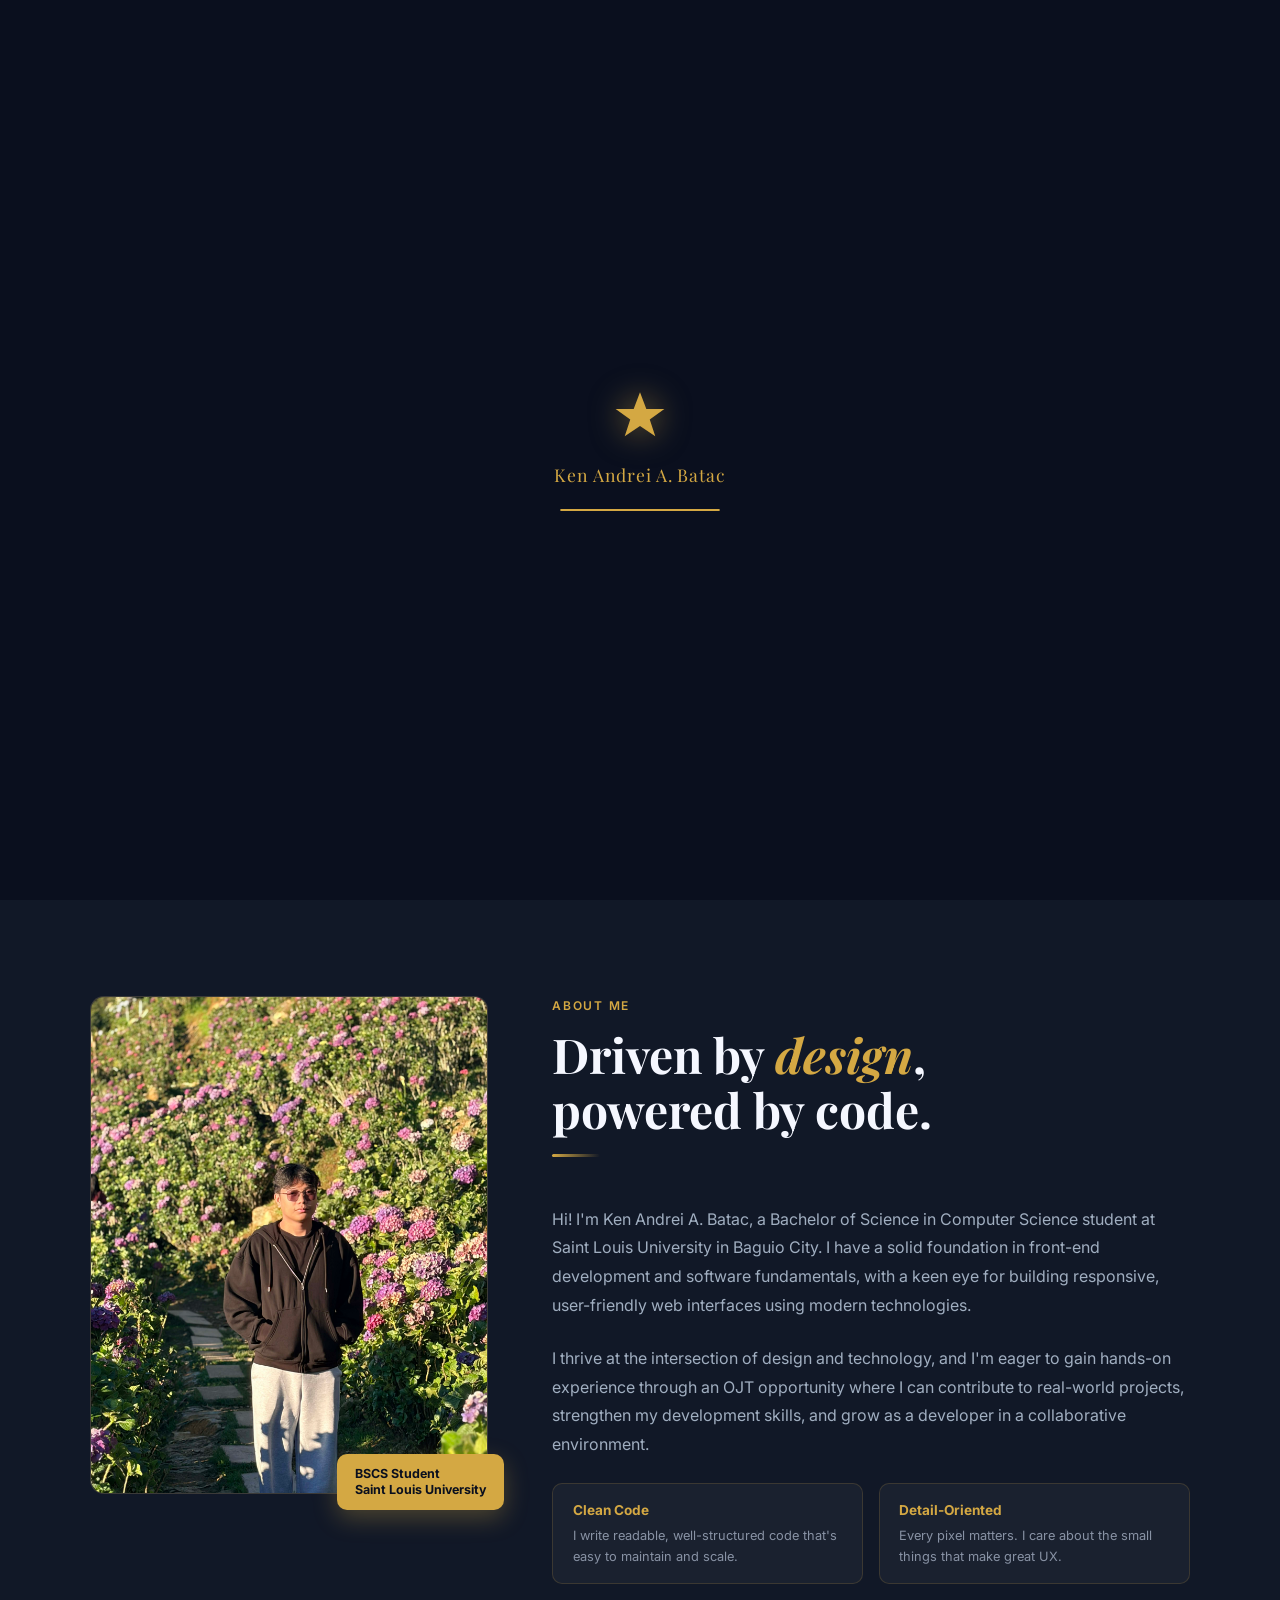
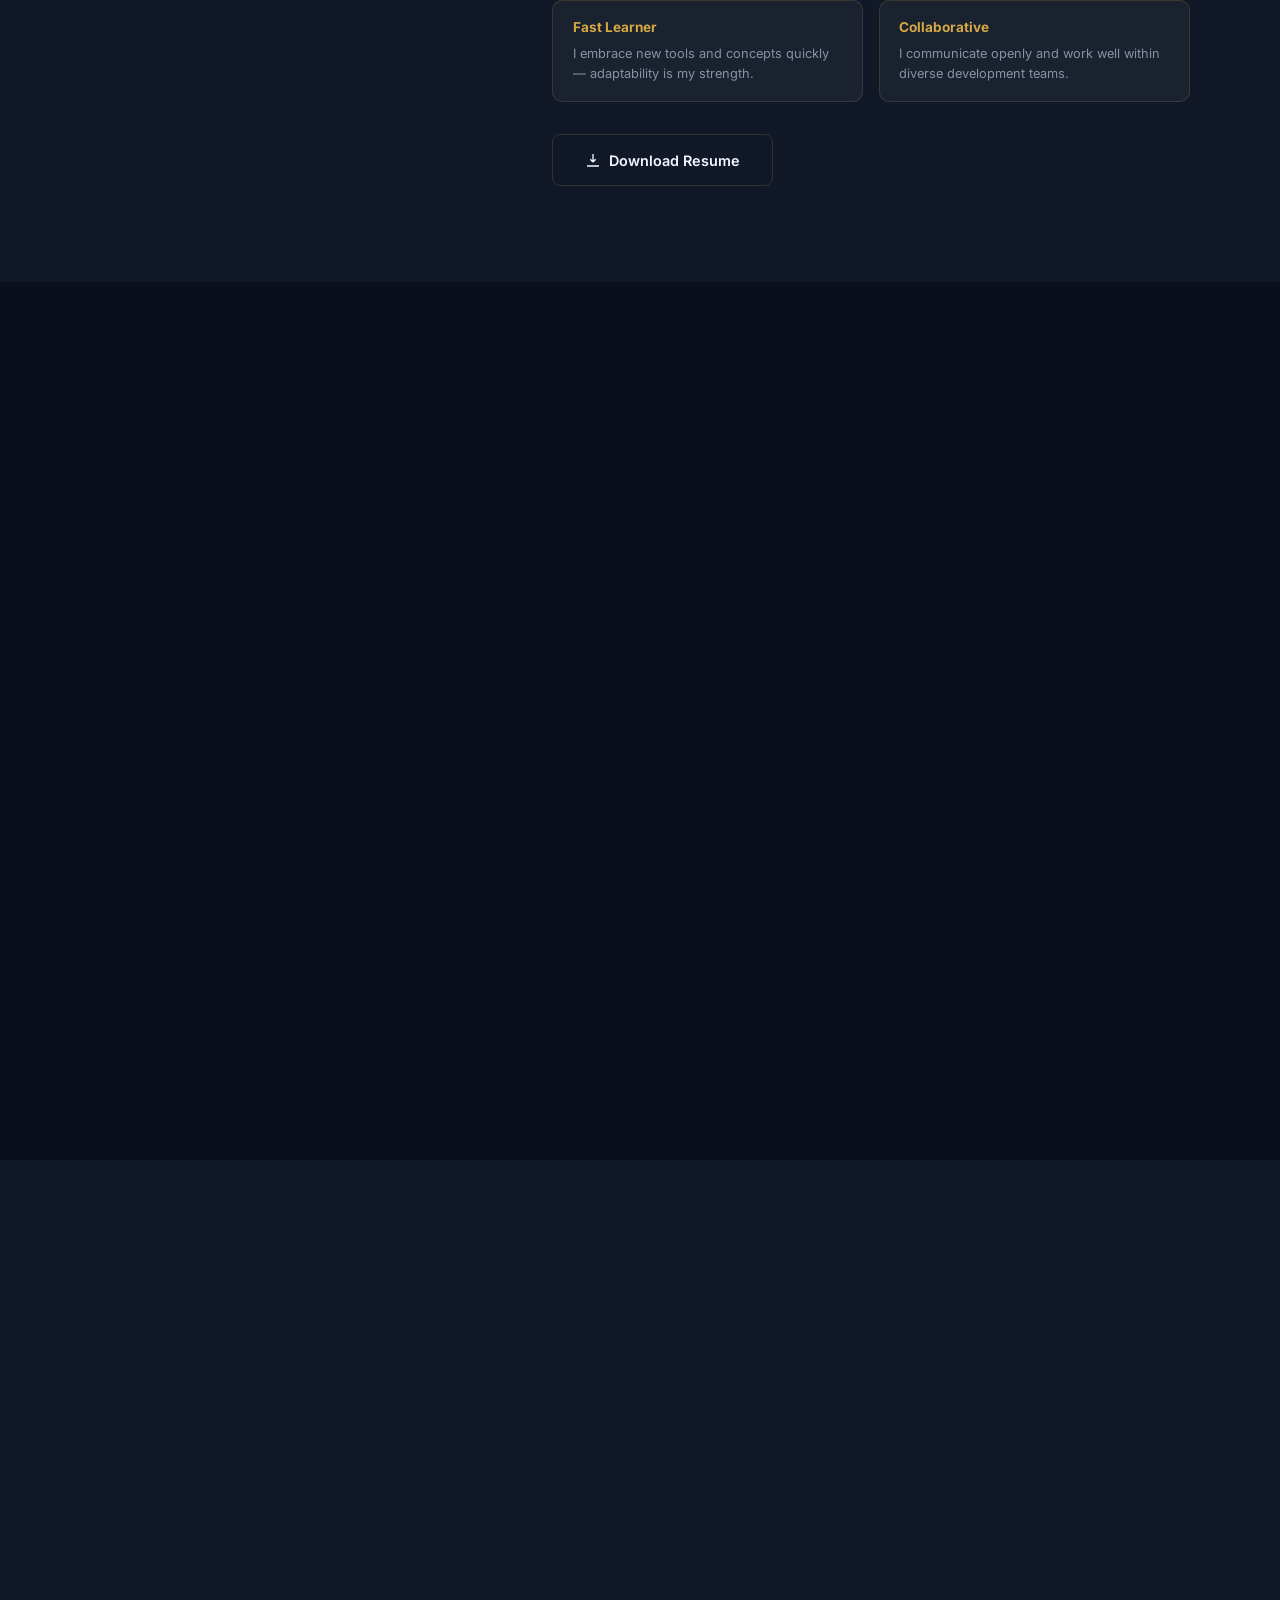
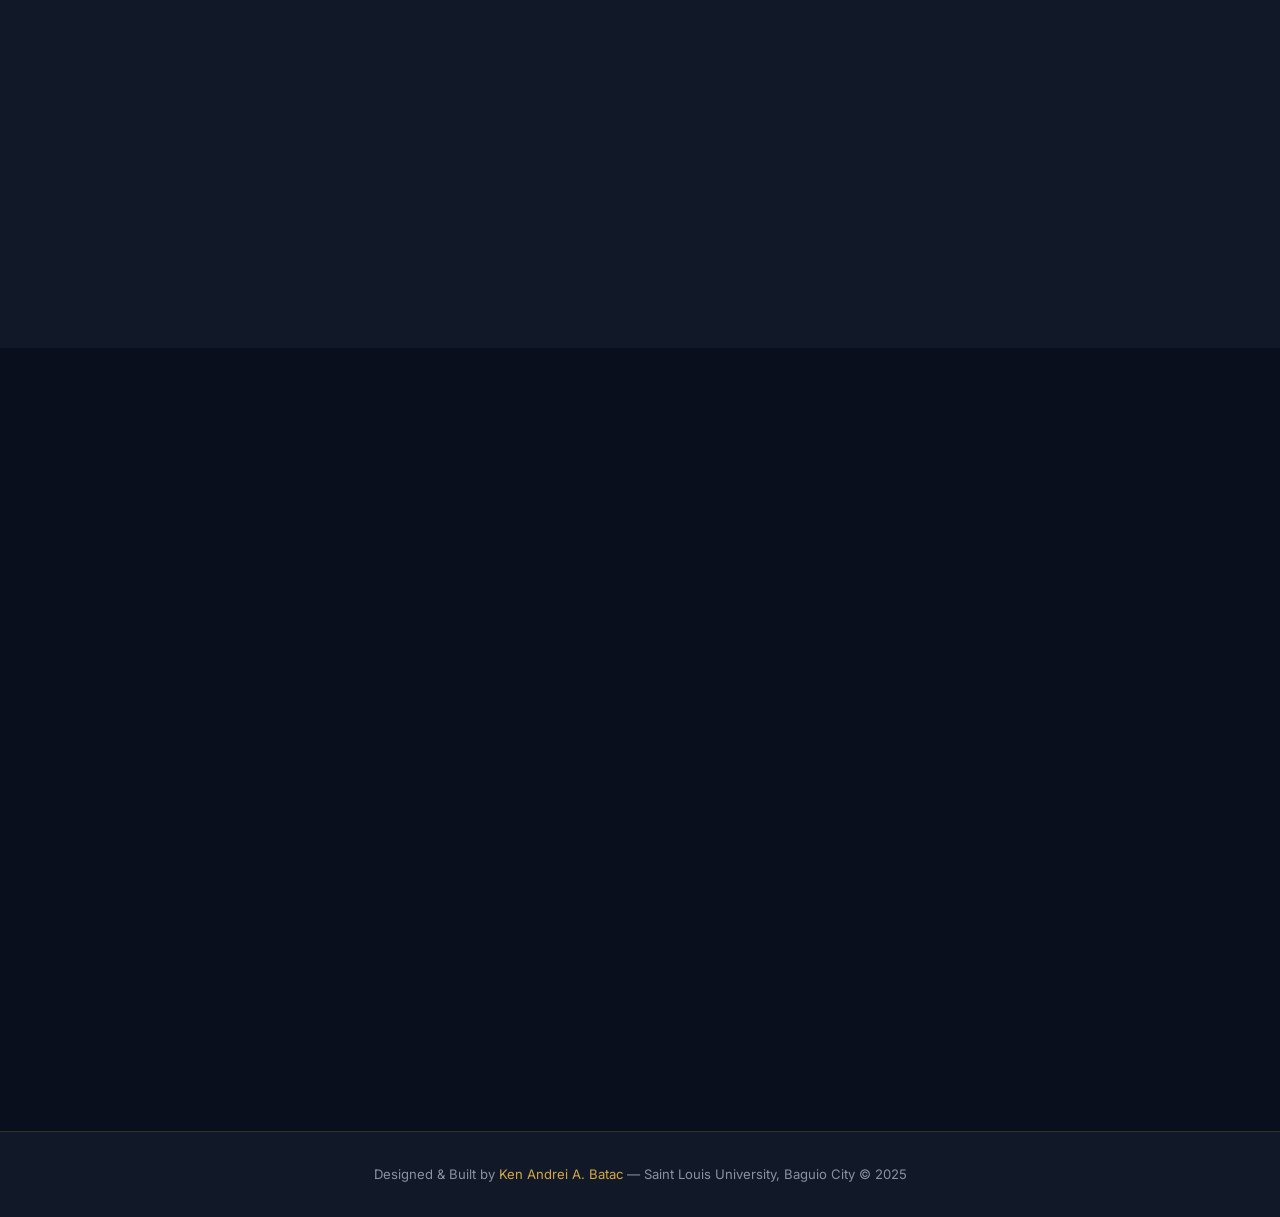
<file: index.html>
<!DOCTYPE html>
<html lang="en" data-theme="dark">
<head>
  <meta charset="UTF-8" />
  <meta name="viewport" content="width=device-width, initial-scale=1.0" />
  <title>★ Ken Andrei A. Batac — Frontend Developer</title>

  <!--
    ╔══════════════════════════════════════════╗
    ║  FAVICON (browser tab icon)              ║
    ║  This inline SVG star shows in the tab.  ║
    ║  To use a real .ico or .png favicon:     ║
    ║  1. Create a 32x32 icon file             ║
    ║  2. Replace the <link rel="icon"...>     ║
    ║     below with:                          ║
    ║     <link rel="icon" type="image/png"    ║
    ║           href="favicon.png" />          ║
    ╚══════════════════════════════════════════╝
  -->
  <link rel="icon" type="image/svg+xml" href="data:image/svg+xml,%3Csvg xmlns='http://www.w3.org/2000/svg' viewBox='0 0 32 32'%3E%3Cpolygon points='16,2 19.9,12.3 31,12.3 22,18.7 25.4,29 16,22.7 6.6,29 10,18.7 1,12.3 12.1,12.3' fill='%23d4a843'/%3E%3C/svg%3E" />

  <!-- Google Fonts: Playfair Display for headings, Inter for body -->
  <link href="https://fonts.googleapis.com/css2?family=Inter:wght@300;400;500;600;700;900&family=Playfair+Display:ital,wght@0,700;1,400&display=swap" rel="stylesheet" />

  <link rel="stylesheet" href="style.css" />
</head>
<body>

  <!-- ═══════════════════════════════════════════
       LOADING SCREEN
       ─ Shows once on first visit, fades out
         automatically after 2 seconds
  ════════════════════════════════════════════ -->
  <div class="loader" id="loader">
    <div class="loader-inner">
      <svg class="loader-star" width="52" height="52" viewBox="0 0 32 32" xmlns="http://www.w3.org/2000/svg">
        <polygon points="16,2 19.9,12.3 31,12.3 22,18.7 25.4,29 16,22.7 6.6,29 10,18.7 1,12.3 12.1,12.3" fill="#d4a843"/>
      </svg>
      <p class="loader-name">Ken Andrei A. Batac</p>
      <div class="loader-bar"><div class="loader-fill"></div></div>
    </div>
  </div>

  <!-- ═══════════════════════════════════════════
       CURSOR SPOTLIGHT
       ─ Follows mouse, gold glow effect
  ════════════════════════════════════════════ -->
  <div class="cursor-spotlight" id="cursorSpotlight"></div>

  <!-- ═══════════════════════════════════════════
       BACK TO TOP BUTTON
       ─ Appears after scrolling 400px
  ════════════════════════════════════════════ -->
  <button class="back-to-top" id="backToTop" onclick="scrollToTop()" aria-label="Back to top">
    <svg width="18" height="18" fill="none" stroke="currentColor" stroke-width="2.5" viewBox="0 0 24 24">
      <path d="M12 19V5M5 12l7-7 7 7"/>
    </svg>
  </button>

  <!-- ═══════════════════════════════════════════
       NAVIGATION
       ─ All links are anchor tags (#section)
       ─ They scroll to sections on the SAME page
       ─ Dark/Light toggle button is here
  ════════════════════════════════════════════ -->
  <nav id="navbar">
    <a href="#home" class="nav-logo">
      <!-- Gold star before your initials -->
      <svg class="nav-star" width="16" height="16" viewBox="0 0 32 32" xmlns="http://www.w3.org/2000/svg">
        <polygon points="16,2 19.9,12.3 31,12.3 22,18.7 25.4,29 16,22.7 6.6,29 10,18.7 1,12.3 12.1,12.3" fill="#d4a843"/>
      </svg>
      KAB.
    </a>

    <ul class="nav-links" id="navLinks">
      <li><a href="#home"     onclick="closeNav()">Home</a></li>
      <li><a href="#about"    onclick="closeNav()">About</a></li>
      <li><a href="#projects" onclick="closeNav()">Projects</a></li>
      <li><a href="#skills"   onclick="closeNav()">Skills</a></li>
      <li><a href="#contact"  onclick="closeNav()">Contact</a></li>
    </ul>

    <div class="nav-right">
      <!-- Dark / Light Mode Toggle -->
      <button class="theme-toggle" id="themeToggle" aria-label="Toggle theme" title="Toggle light/dark mode">
        <!-- Moon icon (shown in dark mode) -->
        <svg class="icon-moon" width="18" height="18" fill="none" stroke="currentColor" stroke-width="2" viewBox="0 0 24 24">
          <path d="M21 12.79A9 9 0 1 1 11.21 3 7 7 0 0 0 21 12.79z"/>
        </svg>
        <!-- Sun icon (shown in light mode) -->
        <svg class="icon-sun" width="18" height="18" fill="none" stroke="currentColor" stroke-width="2" viewBox="0 0 24 24">
          <circle cx="12" cy="12" r="5"/>
          <line x1="12" y1="1" x2="12" y2="3"/>
          <line x1="12" y1="21" x2="12" y2="23"/>
          <line x1="4.22" y1="4.22" x2="5.64" y2="5.64"/>
          <line x1="18.36" y1="18.36" x2="19.78" y2="19.78"/>
          <line x1="1" y1="12" x2="3" y2="12"/>
          <line x1="21" y1="12" x2="23" y2="12"/>
          <line x1="4.22" y1="19.78" x2="5.64" y2="18.36"/>
          <line x1="18.36" y1="5.64" x2="19.78" y2="4.22"/>
        </svg>
      </button>

      <!-- Hamburger (mobile) -->
      <div class="hamburger" id="hamburger" onclick="toggleNav()" aria-label="Open menu">
        <span></span><span></span><span></span>
      </div>
    </div>
  </nav>


  <!-- ═══════════════════════════════════════════
       HERO SECTION
  ════════════════════════════════════════════ -->
  <section id="home">
    <div class="hero-bg"></div>
    <div class="hero-grid"></div>

    <div class="hero-content">
      <div class="hero-eyebrow">Available for OJT · Saint Louis University</div>

      <h1 class="hero-name">
        Ken Andrei<br><span>A. Batac</span>
      </h1>

      <p class="hero-headline">
        <!-- Typing animation — words cycle automatically via script.js -->
        <span id="typingText"></span><span class="typing-cursor">|</span>
      </p>

      <p class="hero-intro">
        I craft clean, responsive, and intuitive web experiences.
        Passionate about turning ideas into polished digital products — one pixel at a time.
      </p>

      <div class="hero-ctas">
        <a href="#projects" class="btn-primary">
          View My Work
          <svg width="16" height="16" fill="none" stroke="currentColor" stroke-width="2.5" viewBox="0 0 24 24">
            <path d="M5 12h14M12 5l7 7-7 7"/>
          </svg>
        </a>
        <a href="#contact" class="btn-secondary">Get in Touch</a>
      </div>
    </div>

    <!-- Scroll indicator -->
    <div class="scroll-indicator">
      <svg width="18" height="18" fill="none" stroke="currentColor" stroke-width="2" viewBox="0 0 24 24">
        <path d="M12 5v14M5 12l7 7 7-7"/>
      </svg>
      Scroll
    </div>
  </section>


  <!-- ═══════════════════════════════════════════
       ABOUT SECTION
  ════════════════════════════════════════════ -->
  <section id="about">
    <div class="section-inner">
      <div class="about-grid">

        <!-- LEFT: Photo -->
        <div class="about-photo-wrap reveal">
          <!--
            ╔══════════════════════════════════════════╗
            ║  PROFILE PHOTO — REPLACE THIS SECTION    ║
            ║                                          ║
            ║  To add your photo:                      ║
            ║  1. Place your image file in the same    ║
            ║     folder (e.g., profile.jpg)           ║
            ║  2. Delete the entire <div class=        ║
            ║     "about-photo"> block below           ║
            ║  3. Replace it with:                     ║
            ║     <img src="profile.jpg"               ║
            ║          alt="Ken Andrei A. Batac"       ║
            ║          class="about-photo" />          ║
            ╚══════════════════════════════════════════╝
          -->
          <img src="Profile.jpg"
               alt="Ken Andrei A. Batac"
               class="about-photo" />
          <!-- End photo placeholder -->

          <div class="photo-badge">BSCS Student<br>Saint Louis University</div>
        </div>

        <!-- RIGHT: Bio & Values -->
        <div class="reveal" style="transition-delay:.15s">
          <div class="section-label">About Me</div>
          <h2 class="section-title">Driven by <em>design</em>,<br>powered by code.</h2>
          <div class="section-divider"></div>

          <p class="about-bio">
            Hi! I'm Ken Andrei A. Batac, a Bachelor of Science in Computer Science
            student at Saint Louis University in Baguio City. I have a solid foundation in
            front-end development and software fundamentals, with a keen eye for building
            responsive, user-friendly web interfaces using modern technologies.
          </p>
          <p class="about-bio" style="margin-top: .25rem;">
            I thrive at the intersection of design and technology, and I'm eager to gain
            hands-on experience through an OJT opportunity where I can contribute to real-world
            projects, strengthen my development skills, and grow as a developer in a
            collaborative environment.
          </p>

          <!-- Working style / values cards -->
          <div class="about-values">
            <div class="value-card">
              <h4>Clean Code</h4>
              <p>I write readable, well-structured code that's easy to maintain and scale.</p>
            </div>
            <div class="value-card">
              <h4>Detail-Oriented</h4>
              <p>Every pixel matters. I care about the small things that make great UX.</p>
            </div>
            <div class="value-card">
              <h4>Fast Learner</h4>
              <p>I embrace new tools and concepts quickly — adaptability is my strength.</p>
            </div>
            <div class="value-card">
              <h4>Collaborative</h4>
              <p>I communicate openly and work well within diverse development teams.</p>
            </div>
          </div>

          <!--
            ╔══════════════════════════════════════════╗
            ║  RESUME DOWNLOAD BUTTON                  ║
            ║                                          ║
            ║  To link your actual resume:             ║
            ║  1. Place your PDF in the same folder    ║
            ║     (e.g., Ken_Andrei_Batac_Resume.pdf)  ║
            ║  2. Replace href="#" with:               ║
            ║     href="Ken_Andrei_Batac_Resume.pdf"   ║
            ║  3. The `download` attribute triggers    ║
            ║     a file download instead of opening   ║
            ╚══════════════════════════════════════════╝
          -->
          <a href="Ken_Andrei_Batac_Resume.pdf" download class="btn-secondary">
            <svg width="16" height="16" fill="none" stroke="currentColor" stroke-width="2" viewBox="0 0 24 24">
              <path d="M12 15V3m0 12l-4-4m4 4l4-4M3 21h18"/>
            </svg>
            Download Resume
          </a>
        </div>

      </div>
    </div>
  </section>


  <!-- ═══════════════════════════════════════════
       PROJECTS SECTION
  ════════════════════════════════════════════ -->
  <section id="projects">
    <div class="section-inner">
      <div class="reveal">
        <div class="section-label">My Work</div>
        <h2 class="section-title">Selected <em>Projects</em></h2>
        <div class="section-divider"></div>
      </div>

      <div class="projects-grid">

        <!-- ── PROJECT CARD 1 : To-Do List App ── -->
        <div class="project-card reveal">
          <!--
            ╔══════════════════════════════════════════╗
            ║  PROJECT 1 COVER IMAGE                   ║
            ║  Currently using: preview.svg            ║
            ║  To use a real screenshot instead:       ║
            ║  1. Take a screenshot, save as           ║
            ║     projects/01-todo-app/preview.png     ║
            ║  2. Change the src below to preview.png  ║
            ╚══════════════════════════════════════════╝
          -->
          <img src="projects/01-todo-app/preview.svg"
               alt="To-Do List App preview"
               class="project-cover-img" />

          <div class="project-body">
            <div class="project-tags">
              <span class="tag">HTML5</span>
              <span class="tag">CSS3</span>
              <span class="tag">JavaScript</span>
              <span class="tag">localStorage</span>
            </div>
            <h3 class="project-title">To-Do List App</h3>
            <p class="project-desc">
              A fully client-side task manager with priority levels, filter tabs, and a live
              stats counter. Tasks persist across sessions using localStorage — no backend needed.
            </p>
            <button class="btn-ghost" onclick="openModal(0)">
              View Project
              <svg width="14" height="14" fill="none" stroke="currentColor" stroke-width="2.5" viewBox="0 0 24 24">
                <path d="M5 12h14M12 5l7 7-7 7"/>
              </svg>
            </button>
          </div>
        </div>

        <!-- ── PROJECT CARD 2 : Weather App UI ── -->
        <div class="project-card reveal" style="transition-delay:.1s">
          <!--
            ╔══════════════════════════════════════════╗
            ║  PROJECT 2 COVER IMAGE                   ║
            ║  Currently using: preview.svg            ║
            ║  To use a real screenshot instead:       ║
            ║  1. Take a screenshot, save as           ║
            ║     projects/02-weather-app/preview.png  ║
            ║  2. Change the src below to preview.png  ║
            ╚══════════════════════════════════════════╝
          -->
          <img src="projects/02-weather-app/preview.svg"
               alt="Weather App UI preview"
               class="project-cover-img" />

          <div class="project-body">
            <div class="project-tags">
              <span class="tag">HTML5</span>
              <span class="tag">CSS3</span>
              <span class="tag">JavaScript</span>
              <span class="tag">Mock API</span>
            </div>
            <h3 class="project-title">Weather App UI</h3>
            <p class="project-desc">
              A weather dashboard with city search, 5-day forecast, °C/°F toggle, and a live
              clock. Uses structured mock data that mirrors a real OpenWeatherMap API response.
            </p>
            <button class="btn-ghost" onclick="openModal(1)">
              View Project
              <svg width="14" height="14" fill="none" stroke="currentColor" stroke-width="2.5" viewBox="0 0 24 24">
                <path d="M5 12h14M12 5l7 7-7 7"/>
              </svg>
            </button>
          </div>
        </div>

        <!-- ── PROJECT CARD 3 : Expense Tracker ── -->
        <div class="project-card reveal" style="transition-delay:.2s">
          <!--
            ╔══════════════════════════════════════════╗
            ║  PROJECT 3 COVER IMAGE                   ║
            ║  Currently using: preview.svg            ║
            ║  To use a real screenshot instead:       ║
            ║  1. Take a screenshot, save as           ║
            ║     projects/04-expense-tracker/         ║
            ║     preview.png                          ║
            ║  2. Change the src below to preview.png  ║
            ╚══════════════════════════════════════════╝
          -->
          <img src="projects/04-expense-tracker/preview.svg"
               alt="Expense Tracker preview"
               class="project-cover-img" />

          <div class="project-body">
            <div class="project-tags">
              <span class="tag">HTML5</span>
              <span class="tag">CSS3</span>
              <span class="tag">JavaScript</span>
              <span class="tag">localStorage</span>
            </div>
            <h3 class="project-title">Expense Tracker</h3>
            <p class="project-desc">
              A personal finance app to log income and expenses by category. Features a running
              balance, spending progress bar, category breakdown, and full localStorage persistence.
            </p>
            <button class="btn-ghost" onclick="openModal(2)">
              View Project
              <svg width="14" height="14" fill="none" stroke="currentColor" stroke-width="2.5" viewBox="0 0 24 24">
                <path d="M5 12h14M12 5l7 7-7 7"/>
              </svg>
            </button>
          </div>
        </div>

      </div>
    </div>
  </section>


  <!-- ═══════════════════════════════════════════
       PROJECT DETAIL MODAL
       ─ Opened by clicking "View Project"
       ─ Closed by clicking overlay or ✕ button
  ════════════════════════════════════════════ -->
  <div class="modal-overlay" id="modalOverlay" onclick="closeModal(event)">
    <div class="modal" id="modalContent">

      <!--
        ╔══════════════════════════════════════════╗
        ║  MODAL BANNER IMAGE (per project)        ║
        ║                                          ║
        ║  The banner is injected dynamically by   ║
        ║  script.js from the `projects` array.    ║
        ║  To use a real image, update the         ║
        ║  `bannerImg` field in the projects array ║
        ║  in script.js (e.g., "project1.png")     ║
        ╚══════════════════════════════════════════╝
      -->
      <div class="modal-banner" id="modalBanner">
        <svg width="48" height="48" fill="none" stroke="currentColor" stroke-width="1.2" viewBox="0 0 24 24">
          <rect x="3" y="3" width="18" height="18" rx="2"/><path d="M3 9h18M9 21V9"/>
        </svg>
        <span>Project Banner</span>
        <button class="modal-close" onclick="closeModalBtn()" aria-label="Close modal">✕</button>
      </div>

      <div class="modal-body">
        <div class="project-tags" id="modalTags"></div>
        <h2 class="modal-title" id="modalTitle"></h2>

        <div class="modal-section">
          <div class="modal-section-label">Problem</div>
          <p id="modalProblem"></p>
        </div>
        <div class="modal-section">
          <div class="modal-section-label">Process</div>
          <p id="modalProcess"></p>
        </div>
        <div class="modal-section">
          <div class="modal-section-label">Result</div>
          <p id="modalResult"></p>
        </div>

        <!-- Gallery images are injected dynamically by openModal() in script.js -->
        <div class="modal-gallery" id="modalGallery"></div>
      </div>

    </div>
  </div>


  <!-- ═══════════════════════════════════════════
       SKILLS SECTION
       ─ Based on resume: Languages, Frameworks,
         Databases, Tools & Technologies
  ════════════════════════════════════════════ -->
  <section id="skills">
    <div class="section-inner">
      <div class="reveal">
        <div class="section-label">Toolkit</div>
        <h2 class="section-title">Skills &amp; <em>Technologies</em></h2>
        <div class="section-divider"></div>
      </div>

      <div class="skills-categories">

        <!-- Languages -->
        <div class="skill-group reveal">
          <div class="skill-cat-title">Languages</div>
          <div class="skill-badges">
            <div class="skill-badge"><div class="skill-dot"></div>Java</div>
            <div class="skill-badge"><div class="skill-dot"></div>C</div>
            <div class="skill-badge"><div class="skill-dot"></div>Python</div>
            <div class="skill-badge"><div class="skill-dot"></div>JavaScript</div>
            <div class="skill-badge"><div class="skill-dot"></div>PHP</div>
            <div class="skill-badge"><div class="skill-dot"></div>HTML5</div>
            <div class="skill-badge"><div class="skill-dot"></div>CSS3</div>
            <div class="skill-badge"><div class="skill-dot"></div>SQL</div>
          </div>
        </div>

        <!-- Frameworks & Libraries -->
        <div class="skill-group reveal" style="transition-delay:.1s">
          <div class="skill-cat-title">Frameworks &amp; Libraries</div>
          <div class="skill-badges">
            <div class="skill-badge"><div class="skill-dot"></div>React</div>
            <div class="skill-badge"><div class="skill-dot"></div>Tailwind CSS</div>
            <div class="skill-badge"><div class="skill-dot"></div>Bootstrap</div>
            <div class="skill-badge"><div class="skill-dot"></div>Node.js <span style="font-size:.7rem;opacity:.6;margin-left:.25rem;">(learning)</span></div>
          </div>
        </div>

        <!-- Databases -->
        <div class="skill-group reveal" style="transition-delay:.2s">
          <div class="skill-cat-title">Databases</div>
          <div class="skill-badges">
            <div class="skill-badge"><div class="skill-dot"></div>MySQL</div>
            <div class="skill-badge"><div class="skill-dot"></div>phpMyAdmin</div>
          </div>
        </div>

        <!-- Tools & Technologies -->
        <div class="skill-group reveal" style="transition-delay:.3s">
          <div class="skill-cat-title">Tools &amp; Technologies</div>
          <div class="skill-badges">
            <div class="skill-badge"><div class="skill-dot"></div>Git</div>
            <div class="skill-badge"><div class="skill-dot"></div>GitHub</div>
            <div class="skill-badge"><div class="skill-dot"></div>VS Code</div>
            <div class="skill-badge"><div class="skill-dot"></div>Figma</div>
            <div class="skill-badge"><div class="skill-dot"></div>Docker</div>
            <div class="skill-badge"><div class="skill-dot"></div>Browser DevTools</div>
          </div>
        </div>

      </div>
    </div>
  </section>


  <!-- ═══════════════════════════════════════════
       CONTACT SECTION
       ─ Formspree form — replace YOUR_FORM_ID
         in the action attribute below
  ════════════════════════════════════════════ -->
  <section id="contact">
    <div class="section-inner">
      <div class="reveal">
        <div class="section-label">Let's Connect</div>
        <h2 class="section-title">Get in <em>Touch</em></h2>
        <div class="section-divider"></div>
      </div>

      <div class="contact-grid">

        <!-- Left: Social links -->
        <div class="reveal" style="transition-delay:.1s">
          <p class="contact-info-intro">
            I'm currently open to OJT opportunities, freelance projects, and collaborations.
            Whether you have a project in mind or just want to say hello — my inbox is always open!
          </p>

          <div class="contact-links">

            <!-- Email -->
            <a href="mailto:KenAndreiBatac16@gmail.com" class="contact-link">
              <div class="contact-link-icon">
                <svg width="18" height="18" fill="none" stroke="currentColor" stroke-width="2" viewBox="0 0 24 24">
                  <rect x="2" y="4" width="20" height="16" rx="2"/><path d="m22 7-10 7L2 7"/>
                </svg>
              </div>
              <div>
                <div class="contact-link-label">Email</div>
                <div class="contact-link-value">KenAndreiBatac16@gmail.com</div>
              </div>
            </a>

            <!-- GitHub -->
            <a href="https://github.com/KenAndrei16" target="_blank" rel="noopener noreferrer" class="contact-link">
              <div class="contact-link-icon">
                <svg width="18" height="18" fill="currentColor" viewBox="0 0 24 24">
                  <path d="M12 2C6.477 2 2 6.484 2 12.017c0 4.425 2.865 8.18 6.839 9.504.5.092.682-.217.682-.483 0-.237-.008-.868-.013-1.703-2.782.605-3.369-1.343-3.369-1.343-.454-1.158-1.11-1.466-1.11-1.466-.908-.62.069-.608.069-.608 1.003.07 1.531 1.032 1.531 1.032.892 1.53 2.341 1.088 2.91.832.092-.647.35-1.088.636-1.338-2.22-.253-4.555-1.113-4.555-4.951 0-1.093.39-1.988 1.029-2.688-.103-.253-.446-1.272.098-2.65 0 0 .84-.27 2.75 1.026A9.564 9.564 0 0 1 12 6.844a9.59 9.59 0 0 1 2.504.337c1.909-1.296 2.747-1.027 2.747-1.027.546 1.379.202 2.398.1 2.651.64.7 1.028 1.595 1.028 2.688 0 3.848-2.339 4.695-4.566 4.943.359.309.678.92.678 1.855 0 1.338-.012 2.419-.012 2.747 0 .268.18.58.688.482A10.02 10.02 0 0 0 22 12.017C22 6.484 17.522 2 12 2z"/>
                </svg>
              </div>
              <div>
                <div class="contact-link-label">GitHub</div>
                <div class="contact-link-value">github.com/KenAndrei16</div>
              </div>
            </a>

            <!-- LinkedIn -->
            <a href="https://linkedin.com/in/ken-andrei-b-454019360" target="_blank" rel="noopener noreferrer" class="contact-link">
              <div class="contact-link-icon">
                <svg width="18" height="18" fill="currentColor" viewBox="0 0 24 24">
                  <path d="M16 8a6 6 0 0 1 6 6v7h-4v-7a2 2 0 0 0-2-2 2 2 0 0 0-2 2v7h-4v-7a6 6 0 0 1 6-6z"/>
                  <rect x="2" y="9" width="4" height="12"/>
                  <circle cx="4" cy="4" r="2"/>
                </svg>
              </div>
              <div>
                <div class="contact-link-label">LinkedIn</div>
                <div class="contact-link-value">linkedin.com/in/ken-andrei-b-454019360</div>
              </div>
            </a>

          </div>
        </div>

        <!-- Right: Formspree contact form -->
        <div class="reveal" style="transition-delay:.2s">
          <!--
            ╔══════════════════════════════════════════╗
            ║  FORMSPREE SETUP INSTRUCTIONS            ║
            ║                                          ║
            ║  1. Go to https://formspree.io           ║
            ║  2. Sign up / log in                     ║
            ║  3. Create a new form                    ║
            ║  4. Copy your form ID (looks like:       ║
            ║     xpwzabcd)                            ║
            ║  5. Replace YOUR_FORM_ID below with it:  ║
            ║     action="https://formspree.io/f/      ║
            ║             YOUR_FORM_ID"                ║
            ║  6. Formspree will forward submissions   ║
            ║     to KenAndreiBatac16@gmail.com        ║
            ╚══════════════════════════════════════════╝
          -->
          <form
            id="contactForm"
            action="https://formspree.io/f/mlgabkjv"
            method="POST"
            onsubmit="handleFormSubmit(event)"
          >
            <div class="form-group">
              <label for="fname">Name</label>
              <input type="text" id="fname" name="name" placeholder="Your full name" required />
            </div>
            <div class="form-group">
              <label for="femail">Email</label>
              <input type="email" id="femail" name="email" placeholder="your@email.com" required />
            </div>
            <div class="form-group">
              <label for="fmsg">Message</label>
              <textarea id="fmsg" name="message" placeholder="Tell me about your project or opportunity..." required></textarea>
            </div>

            <button type="submit" class="btn-primary" id="submitBtn">
              Send Message
              <svg width="16" height="16" fill="none" stroke="currentColor" stroke-width="2.5" viewBox="0 0 24 24">
                <path d="M22 2L11 13M22 2l-7 20-4-9-9-4 20-7z"/>
              </svg>
            </button>

            <!-- Success / error message shown after submit -->
            <p id="formStatus" class="form-status" aria-live="polite"></p>
          </form>
        </div>

      </div>
    </div>
  </section>


  <!-- ═══════════════════════════════════════════
       FOOTER
  ════════════════════════════════════════════ -->
  <footer>
    <p>
      Designed &amp; Built by <span>Ken Andrei A. Batac</span>
      &mdash; Saint Louis University, Baguio City &copy; 2025
    </p>
  </footer>


  <script src="script.js"></script>
</body>
</html>
</file>
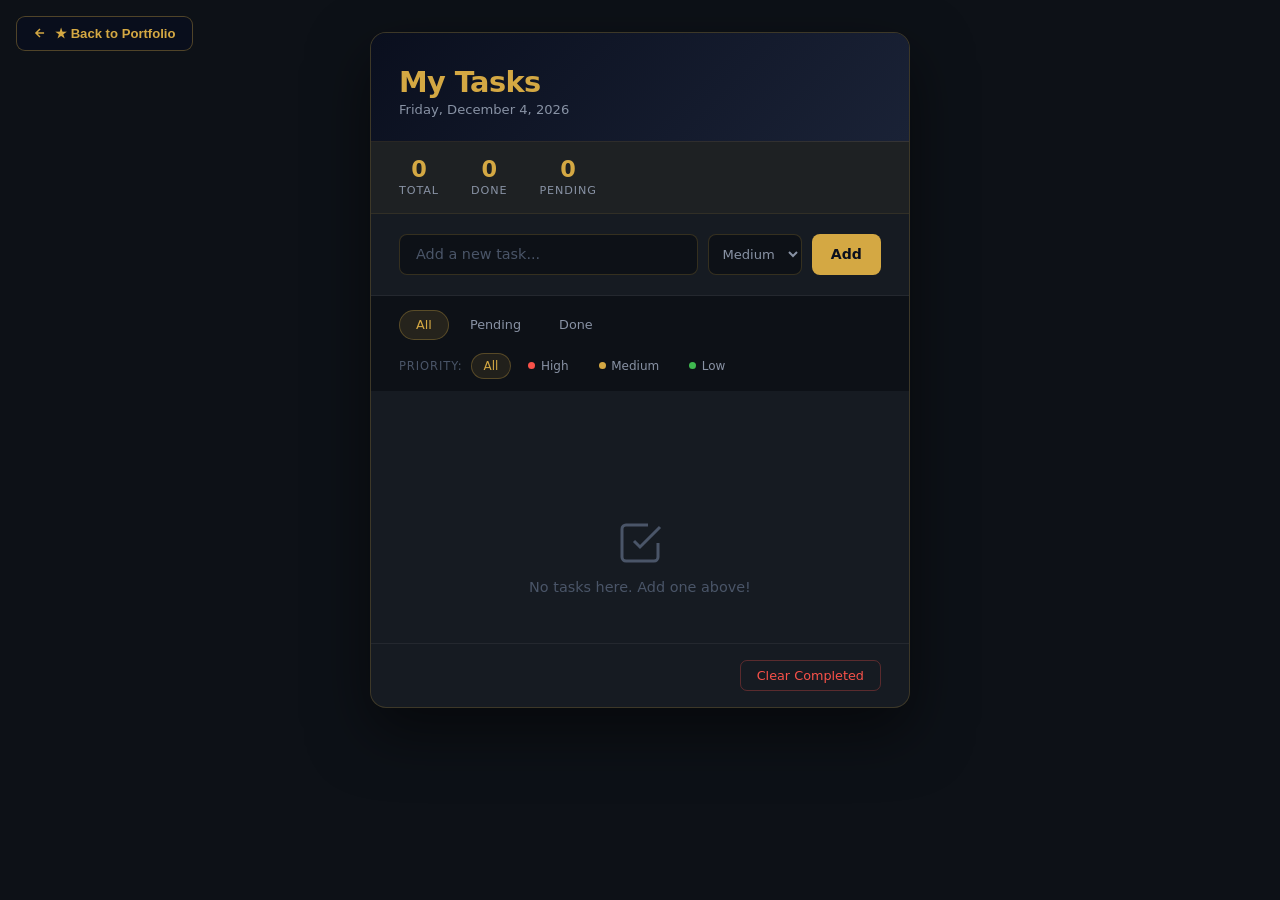
<file: projects/01-todo-app/index.html>
<!DOCTYPE html>
<html lang="en">
<head>
  <meta charset="UTF-8" />
  <link rel="icon" type="image/svg+xml" href="data:image/svg+xml,%3Csvg xmlns='http://www.w3.org/2000/svg' viewBox='0 0 32 32'%3E%3Cpolygon points='16,2 19.9,12.3 31,12.3 22,18.7 25.4,29 16,22.7 6.6,29 10,18.7 1,12.3 12.1,12.3' fill='%23d4a843'/%3E%3C/svg%3E" />
  <meta name="viewport" content="width=device-width, initial-scale=1.0" />
  <title>To-Do List — Ken Andrei</title>
  <link rel="stylesheet" href="style.css" />
  <style>
    .back-btn {
      position: fixed; top: 1rem; left: 1rem; z-index: 999;
      display: inline-flex; align-items: center; gap: .5rem;
      background: rgba(10,15,30,.85); color: #d4a843;
      border: 1px solid rgba(212,168,67,.35); border-radius: 9px;
      padding: .55rem 1rem; font-size: .82rem; font-weight: 600;
      text-decoration: none; backdrop-filter: blur(12px);
      font-family: 'Segoe UI', sans-serif;
      transition: background .2s, border-color .2s, transform .2s;
    }
    .back-btn:hover { background: rgba(212,168,67,.15); border-color: #d4a843; transform: translateX(-2px); }
    .back-btn svg { flex-shrink: 0; }
  </style>
</head>
<body>

  <!-- Back to Portfolio button -->
  <a href="../../index.html" class="back-btn">
    <svg width="14" height="14" fill="none" stroke="currentColor" stroke-width="2.5" viewBox="0 0 24 24"><path d="M19 12H5M12 5l-7 7 7 7"/></svg>
    ★ Back to Portfolio
  </a>

  <div class="app-wrapper">

    <!-- ── APP HEADER ── -->
    <header class="app-header">
      <h1 class="app-title">My Tasks</h1>
      <p class="app-subtitle" id="dateDisplay"></p>
    </header>

    <!-- ── STATS BAR ── -->
    <div class="stats-bar">
      <div class="stat">
        <span class="stat-num" id="totalCount">0</span>
        <span class="stat-label">Total</span>
      </div>
      <div class="stat">
        <span class="stat-num" id="doneCount">0</span>
        <span class="stat-label">Done</span>
      </div>
      <div class="stat">
        <span class="stat-num" id="pendingCount">0</span>
        <span class="stat-label">Pending</span>
      </div>
    </div>

    <!-- ── ADD TASK FORM ── -->
    <div class="add-task-form">
      <input
        type="text"
        id="taskInput"
        class="task-input"
        placeholder="Add a new task..."
        maxlength="100"
        autocomplete="off"
      />
      <select id="prioritySelect" class="priority-select">
        <option value="low">Low</option>
        <option value="medium" selected>Medium</option>
        <option value="high">High</option>
      </select>
      <button id="addBtn" class="btn-add" onclick="addTask()">Add</button>
    </div>

    <!-- ── FILTER TABS ── -->
    <div class="filter-tabs">
      <button class="filter-btn active" onclick="setFilter('all', this)">All</button>
      <button class="filter-btn" onclick="setFilter('pending', this)">Pending</button>
      <button class="filter-btn" onclick="setFilter('done', this)">Done</button>
    </div>

    <!-- ── PRIORITY FILTER ── -->
    <div class="priority-tabs">
      <span class="priority-tab-label">Priority:</span>
      <button class="priority-filter-btn active" onclick="setPriorityFilter('all', this)">All</button>
      <button class="priority-filter-btn" onclick="setPriorityFilter('high', this)">
        <span class="pdot high"></span>High
      </button>
      <button class="priority-filter-btn" onclick="setPriorityFilter('medium', this)">
        <span class="pdot medium"></span>Medium
      </button>
      <button class="priority-filter-btn" onclick="setPriorityFilter('low', this)">
        <span class="pdot low"></span>Low
      </button>
    </div>

    <!-- ── TASK LIST ── -->
    <ul class="task-list" id="taskList"></ul>

    <!-- ── EMPTY STATE ── -->
    <div class="empty-state" id="emptyState">
      <svg width="48" height="48" fill="none" stroke="currentColor" stroke-width="1.5" viewBox="0 0 24 24">
        <path d="M9 11l3 3L22 4"/><path d="M21 12v7a2 2 0 0 1-2 2H5a2 2 0 0 1-2-2V5a2 2 0 0 1 2-2h11"/>
      </svg>
      <p>No tasks here. Add one above!</p>
    </div>

    <!-- ── CLEAR COMPLETED ── -->
    <div class="bottom-bar">
      <button class="btn-clear" onclick="clearCompleted()">Clear Completed</button>
    </div>

  </div>

  <script src="script.js"></script>
</body>
</html>
</file>
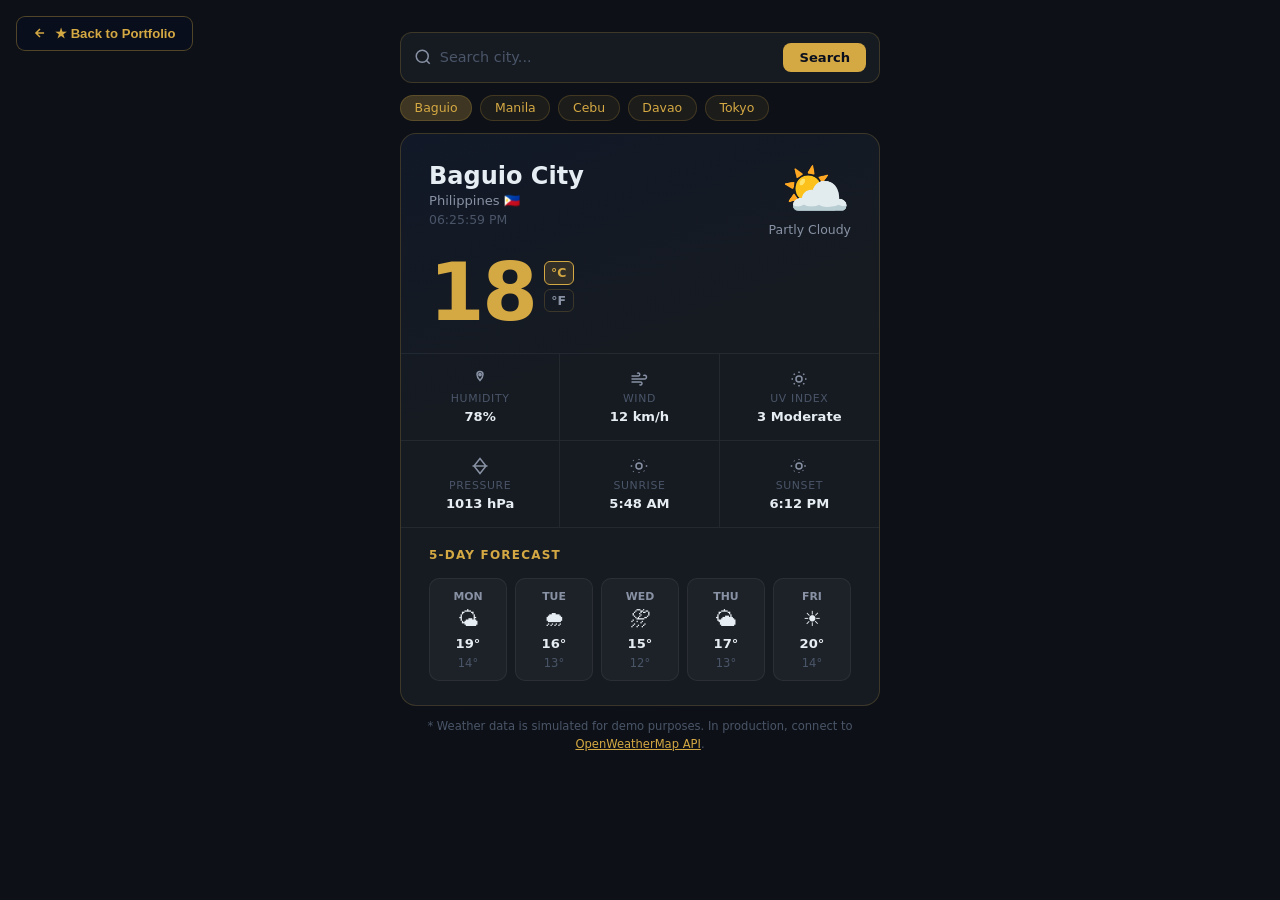
<file: projects/02-weather-app/index.html>
<!DOCTYPE html>
<html lang="en">
<head>
  <meta charset="UTF-8" />
  <link rel="icon" type="image/svg+xml" href="data:image/svg+xml,%3Csvg xmlns='http://www.w3.org/2000/svg' viewBox='0 0 32 32'%3E%3Cpolygon points='16,2 19.9,12.3 31,12.3 22,18.7 25.4,29 16,22.7 6.6,29 10,18.7 1,12.3 12.1,12.3' fill='%23d4a843'/%3E%3C/svg%3E" />
  <meta name="viewport" content="width=device-width, initial-scale=1.0" />
  <title>Weather App — Ken Andrei</title>
  <link rel="stylesheet" href="style.css" />
  <style>
    .back-btn {
      position: fixed; top: 1rem; left: 1rem; z-index: 999;
      display: inline-flex; align-items: center; gap: .5rem;
      background: rgba(10,15,30,.85); color: #d4a843;
      border: 1px solid rgba(212,168,67,.35); border-radius: 9px;
      padding: .55rem 1rem; font-size: .82rem; font-weight: 600;
      text-decoration: none; backdrop-filter: blur(12px);
      font-family: 'Segoe UI', sans-serif;
      transition: background .2s, border-color .2s, transform .2s;
    }
    .back-btn:hover { background: rgba(212,168,67,.15); border-color: #d4a843; transform: translateX(-2px); }
    .back-btn svg { flex-shrink: 0; }
  </style>
</head>
<body>

  <!-- Back to Portfolio button -->
  <a href="../../index.html" class="back-btn">
    <svg width="14" height="14" fill="none" stroke="currentColor" stroke-width="2.5" viewBox="0 0 24 24"><path d="M19 12H5M12 5l-7 7 7 7"/></svg>
    ★ Back to Portfolio
  </a>

  <div class="app-wrapper">

    <!-- ── SEARCH BAR ── -->
    <div class="search-bar">
      <svg class="search-icon" width="18" height="18" fill="none" stroke="currentColor" stroke-width="2" viewBox="0 0 24 24">
        <circle cx="11" cy="11" r="8"/><path d="m21 21-4.35-4.35"/>
      </svg>
      <input
        type="text"
        id="cityInput"
        class="search-input"
        placeholder="Search city..."
        autocomplete="off"
      />
      <button class="search-btn" onclick="searchCity()" id="searchBtn">Search</button>
    </div>

    <!-- ── QUICK CITY BUTTONS ── -->
    <div class="quick-cities">
      <button class="city-chip" onclick="loadCity('Baguio')">Baguio</button>
      <button class="city-chip" onclick="loadCity('Manila')">Manila</button>
      <button class="city-chip" onclick="loadCity('Cebu')">Cebu</button>
      <button class="city-chip" onclick="loadCity('Davao')">Davao</button>
      <button class="city-chip" onclick="loadCity('Tokyo')">Tokyo</button>
    </div>

    <!-- ── MAIN WEATHER CARD ── -->
    <div class="weather-card" id="weatherCard">

      <div class="card-top">
        <div class="location-info">
          <h2 class="city-name" id="cityName">Baguio City</h2>
          <p class="country"    id="countryName">Philippines 🇵🇭</p>
          <p class="local-time" id="localTime"></p>
        </div>
        <div class="weather-icon-wrap">
          <div class="weather-icon" id="weatherIcon">⛅</div>
          <p class="weather-desc" id="weatherDesc">Partly Cloudy</p>
        </div>
      </div>

      <div class="temp-display">
        <span class="temp-main" id="tempMain">18</span>
        <div class="temp-unit-toggle">
          <button class="unit-btn active" id="btnC" onclick="setUnit('C')">°C</button>
          <button class="unit-btn"        id="btnF" onclick="setUnit('F')">°F</button>
        </div>
      </div>

      <!-- ── DETAIL GRID ── -->
      <div class="detail-grid">
        <div class="detail-item">
          <svg width="18" height="18" fill="none" stroke="currentColor" stroke-width="2" viewBox="0 0 24 24"><path d="M12 2a4 4 0 0 1 4 4c0 4-4 8-4 8S8 10 8 6a4 4 0 0 1 4-4z"/><circle cx="12" cy="6" r="1.5" fill="currentColor"/></svg>
          <span class="detail-label">Humidity</span>
          <span class="detail-value" id="humidity">78%</span>
        </div>
        <div class="detail-item">
          <svg width="18" height="18" fill="none" stroke="currentColor" stroke-width="2" viewBox="0 0 24 24"><path d="M9.59 4.59A2 2 0 1 1 11 8H2m10.59 11.41A2 2 0 1 0 14 16H2m15.73-8.27A2.5 2.5 0 1 1 19.5 12H2"/></svg>
          <span class="detail-label">Wind</span>
          <span class="detail-value" id="windSpeed">12 km/h</span>
        </div>
        <div class="detail-item">
          <svg width="18" height="18" fill="none" stroke="currentColor" stroke-width="2" viewBox="0 0 24 24"><circle cx="12" cy="12" r="4"/><path d="M12 2v2M12 20v2M4.93 4.93l1.41 1.41M17.66 17.66l1.41 1.41M2 12h2M20 12h2M6.34 17.66l-1.41 1.41M19.07 4.93l-1.41 1.41"/></svg>
          <span class="detail-label">UV Index</span>
          <span class="detail-value" id="uvIndex">3 Moderate</span>
        </div>
        <div class="detail-item">
          <svg width="18" height="18" fill="none" stroke="currentColor" stroke-width="2" viewBox="0 0 24 24"><path d="M2 12h20M12 2l8 10-8 10-8-10z"/></svg>
          <span class="detail-label">Pressure</span>
          <span class="detail-value" id="pressure">1013 hPa</span>
        </div>
        <div class="detail-item">
          <svg width="18" height="18" fill="none" stroke="currentColor" stroke-width="2" viewBox="0 0 24 24"><path d="M12 3v1M12 20v1M4.22 4.22l.707.707M18.36 18.36l.707.707M1 12h2M21 12h2M4.22 19.78l.707-.707M18.36 5.64l.707-.707"/><circle cx="12" cy="12" r="4"/></svg>
          <span class="detail-label">Sunrise</span>
          <span class="detail-value" id="sunrise">5:48 AM</span>
        </div>
        <div class="detail-item">
          <svg width="18" height="18" fill="none" stroke="currentColor" stroke-width="2" viewBox="0 0 24 24"><path d="M12 3v1M12 20v1M17.66 5.64l-.707.707M6.04 18.36l-.707.707M21 12h-2M3 12H1M17.66 18.36l-.707-.707M6.04 5.64l-.707-.707"/><circle cx="12" cy="12" r="4"/></svg>
          <span class="detail-label">Sunset</span>
          <span class="detail-value" id="sunset">6:12 PM</span>
        </div>
      </div>

      <!-- ── 5-DAY FORECAST ── -->
      <div class="forecast-section">
        <h3 class="forecast-title">5-Day Forecast</h3>
        <div class="forecast-row" id="forecastRow"></div>
      </div>

    </div>

    <!-- ── DATA DISCLAIMER ── -->
    <p class="disclaimer">
      * Weather data is simulated for demo purposes.
        In production, connect to <a href="https://openweathermap.org/api" target="_blank">OpenWeatherMap API</a>.
    </p>

  </div>

  <script src="data.js"></script>
  <script src="script.js"></script>
</body>
</html>
</file>
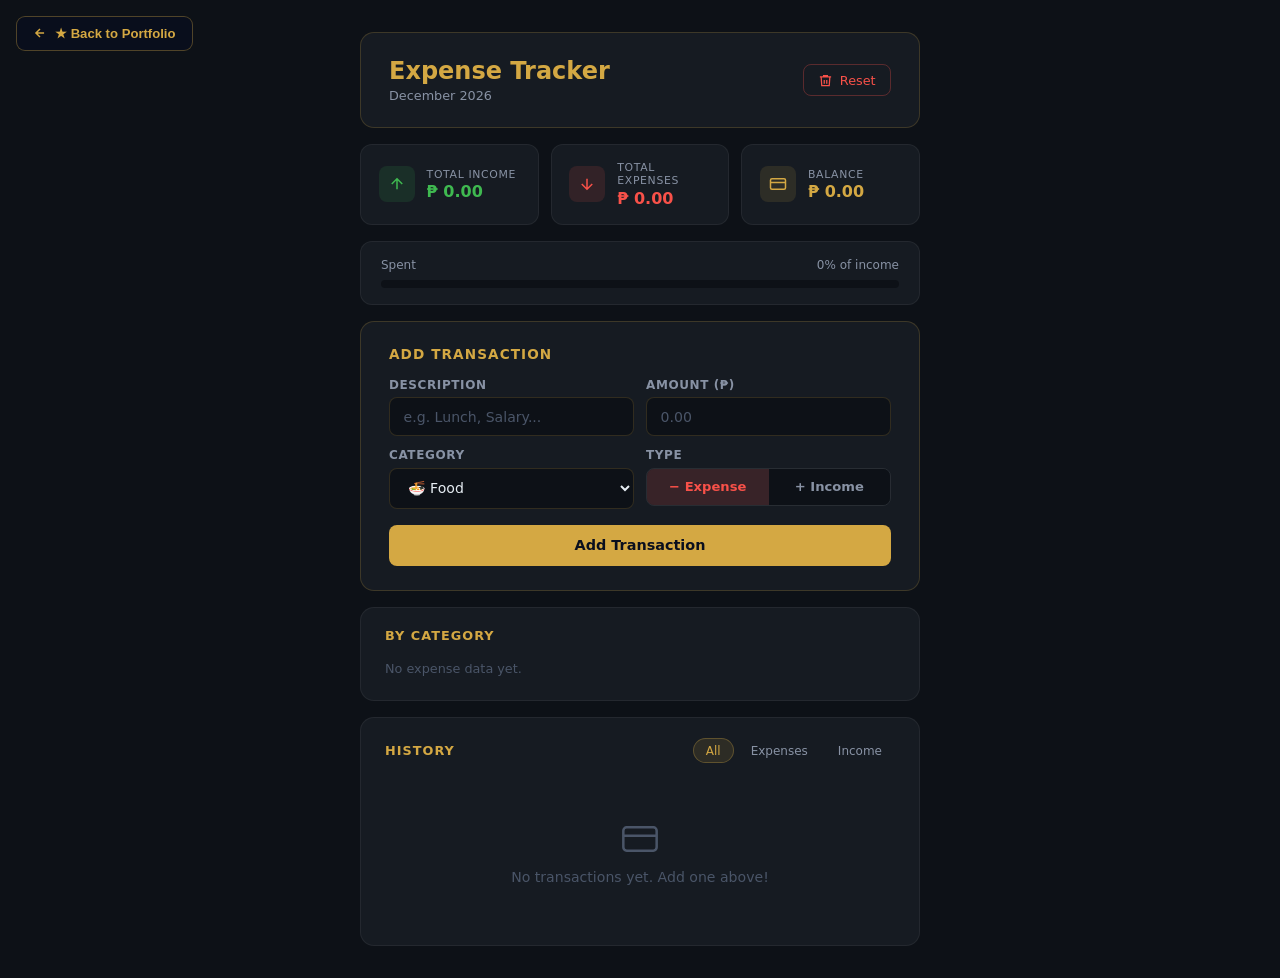
<file: projects/04-expense-tracker/index.html>
<!DOCTYPE html>
<html lang="en">
<head>
  <meta charset="UTF-8" />
  <link rel="icon" type="image/svg+xml" href="data:image/svg+xml,%3Csvg xmlns='http://www.w3.org/2000/svg' viewBox='0 0 32 32'%3E%3Cpolygon points='16,2 19.9,12.3 31,12.3 22,18.7 25.4,29 16,22.7 6.6,29 10,18.7 1,12.3 12.1,12.3' fill='%23d4a843'/%3E%3C/svg%3E" />
  <meta name="viewport" content="width=device-width, initial-scale=1.0" />
  <title>Expense Tracker — Ken Andrei</title>
  <link rel="stylesheet" href="style.css" />
  <style>
    .back-btn {
      position: fixed; top: 1rem; left: 1rem; z-index: 999;
      display: inline-flex; align-items: center; gap: .5rem;
      background: rgba(10,15,30,.85); color: #d4a843;
      border: 1px solid rgba(212,168,67,.35); border-radius: 9px;
      padding: .55rem 1rem; font-size: .82rem; font-weight: 600;
      text-decoration: none; backdrop-filter: blur(12px);
      font-family: 'Segoe UI', sans-serif;
      transition: background .2s, border-color .2s, transform .2s;
    }
    .back-btn:hover { background: rgba(212,168,67,.15); border-color: #d4a843; transform: translateX(-2px); }
    .back-btn svg { flex-shrink: 0; }
  </style>
</head>
<body>

  <!-- Back to Portfolio button -->
  <a href="../../index.html" class="back-btn">
    <svg width="14" height="14" fill="none" stroke="currentColor" stroke-width="2.5" viewBox="0 0 24 24"><path d="M19 12H5M12 5l-7 7 7 7"/></svg>
    ★ Back to Portfolio
  </a>

  <div class="app-wrapper">

    <!-- ── HEADER ── -->
    <header class="app-header">
      <div>
        <h1 class="app-title">Expense Tracker</h1>
        <p class="app-subtitle" id="monthLabel"></p>
      </div>
      <button class="btn-reset" onclick="resetData()" title="Clear all data">
        <svg width="15" height="15" fill="none" stroke="currentColor" stroke-width="2" viewBox="0 0 24 24">
          <path d="M3 6h18M19 6l-1 14H6L5 6M10 11v6M14 11v6M9 6V4h6v2"/>
        </svg>
        Reset
      </button>
    </header>

    <!-- ── SUMMARY CARDS ── -->
    <div class="summary-row">
      <div class="summary-card income-card">
        <div class="summary-icon">
          <svg width="18" height="18" fill="none" stroke="currentColor" stroke-width="2" viewBox="0 0 24 24">
            <path d="M12 19V5M5 12l7-7 7 7"/>
          </svg>
        </div>
        <div>
          <p class="summary-label">Total Income</p>
          <p class="summary-amount" id="totalIncome">₱ 0.00</p>
        </div>
      </div>
      <div class="summary-card expense-card">
        <div class="summary-icon">
          <svg width="18" height="18" fill="none" stroke="currentColor" stroke-width="2" viewBox="0 0 24 24">
            <path d="M12 5v14M19 12l-7 7-7-7"/>
          </svg>
        </div>
        <div>
          <p class="summary-label">Total Expenses</p>
          <p class="summary-amount" id="totalExpenses">₱ 0.00</p>
        </div>
      </div>
      <div class="summary-card balance-card">
        <div class="summary-icon">
          <svg width="18" height="18" fill="none" stroke="currentColor" stroke-width="2" viewBox="0 0 24 24">
            <rect x="2" y="5" width="20" height="14" rx="2"/><path d="M2 10h20"/>
          </svg>
        </div>
        <div>
          <p class="summary-label">Balance</p>
          <p class="summary-amount" id="balance">₱ 0.00</p>
        </div>
      </div>
    </div>

    <!-- ── PROGRESS BAR ── -->
    <div class="budget-bar-wrap">
      <div class="budget-bar-labels">
        <span>Spent</span>
        <span id="budgetPercent">0% of income</span>
      </div>
      <div class="budget-bar-track">
        <div class="budget-bar-fill" id="budgetFill"></div>
      </div>
    </div>

    <!-- ── ADD TRANSACTION FORM ── -->
    <div class="add-form">
      <h2 class="form-title">Add Transaction</h2>

      <div class="form-row">
        <div class="form-group">
          <label for="txDesc">Description</label>
          <input type="text" id="txDesc" placeholder="e.g. Lunch, Salary..." maxlength="50" />
        </div>
        <div class="form-group amount-group">
          <label for="txAmount">Amount (₱)</label>
          <input type="number" id="txAmount" placeholder="0.00" min="0" step="0.01" />
        </div>
      </div>

      <div class="form-row">
        <div class="form-group">
          <label for="txCategory">Category</label>
          <select id="txCategory">
            <option value="food">🍜 Food</option>
            <option value="transport">🚌 Transport</option>
            <option value="school">📚 School</option>
            <option value="shopping">🛍 Shopping</option>
            <option value="health">💊 Health</option>
            <option value="salary">💰 Salary / Income</option>
            <option value="other">📦 Other</option>
          </select>
        </div>
        <div class="form-group">
          <label for="txType">Type</label>
          <div class="type-toggle">
            <button class="type-btn expense active" id="btnExpense" onclick="setType('expense', this)">− Expense</button>
            <button class="type-btn income" id="btnIncome"  onclick="setType('income',  this)">+ Income</button>
          </div>
        </div>
      </div>

      <button class="btn-add" onclick="addTransaction()">Add Transaction</button>
    </div>

    <!-- ── CATEGORY BREAKDOWN ── -->
    <div class="breakdown-section">
      <h2 class="section-title-sm">By Category</h2>
      <div class="breakdown-list" id="breakdownList"></div>
    </div>

    <!-- ── TRANSACTION HISTORY ── -->
    <div class="history-section">
      <div class="history-header">
        <h2 class="section-title-sm">History</h2>
        <!-- Filter -->
        <div class="history-filters">
          <button class="filter-btn active" onclick="setFilter('all',this)">All</button>
          <button class="filter-btn" onclick="setFilter('expense',this)">Expenses</button>
          <button class="filter-btn" onclick="setFilter('income',this)">Income</button>
        </div>
      </div>

      <ul class="tx-list" id="txList"></ul>

      <div class="empty-state" id="emptyState">
        <svg width="40" height="40" fill="none" stroke="currentColor" stroke-width="1.5" viewBox="0 0 24 24">
          <rect x="2" y="5" width="20" height="14" rx="2"/><path d="M2 10h20"/>
        </svg>
        <p>No transactions yet. Add one above!</p>
      </div>
    </div>

  </div>

  <script src="script.js"></script>
</body>
</html>
</file>
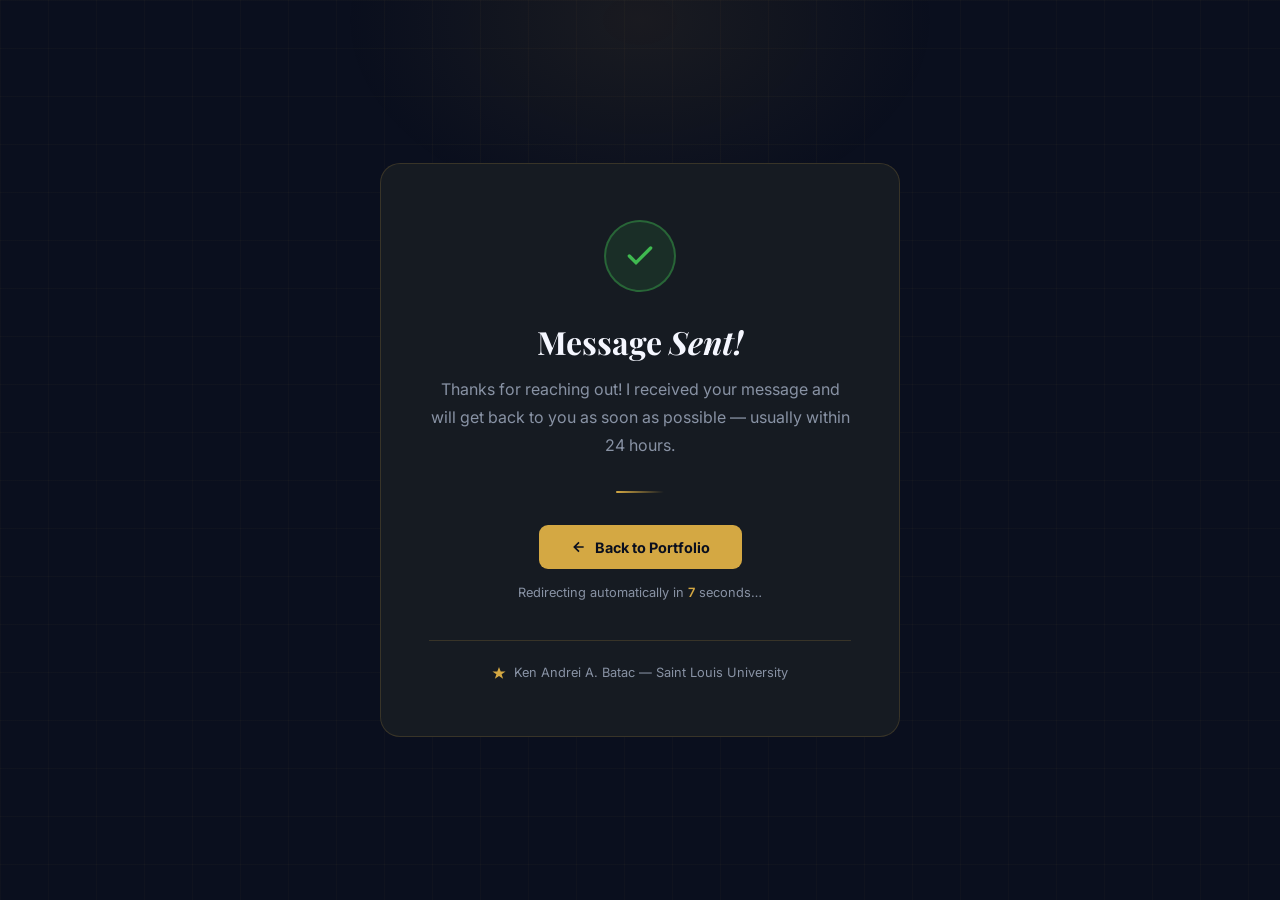
<file: thankyou.html>
<!DOCTYPE html>
<html lang="en" data-theme="dark">
<head>
  <meta charset="UTF-8" />
  <meta name="viewport" content="width=device-width, initial-scale=1.0" />
  <title>★ Message Sent — Ken Andrei A. Batac</title>

  <link rel="icon" type="image/svg+xml" href="data:image/svg+xml,%3Csvg xmlns='http://www.w3.org/2000/svg' viewBox='0 0 32 32'%3E%3Cpolygon points='16,2 19.9,12.3 31,12.3 22,18.7 25.4,29 16,22.7 6.6,29 10,18.7 1,12.3 12.1,12.3' fill='%23d4a843'/%3E%3C/svg%3E" />
  <link href="https://fonts.googleapis.com/css2?family=Inter:wght@300;400;500;600;700&family=Playfair+Display:ital,wght@0,700;1,400&display=swap" rel="stylesheet" />

  <style>
    /* ── Reuse the same CSS variables as the main portfolio ── */
    *, *::before, *::after { box-sizing: border-box; margin: 0; padding: 0; }

    [data-theme="dark"] {
      --bg:    #0a0f1e;
      --card:  #161b22;
      --gold:  #d4a843;
      --gold2: #f0c060;
      --white: #f5f7ff;
      --muted: #8892a4;
      --border: rgba(212,168,67,.18);
    }
    [data-theme="light"] {
      --bg:    #f4f6fb;
      --card:  #ffffff;
      --gold:  #b8861e;
      --gold2: #d4a843;
      --white: #0a0f1e;
      --muted: #5a6580;
      --border: rgba(180,140,40,.22);
    }

    body {
      font-family: 'Inter', sans-serif;
      background: var(--bg);
      color: var(--white);
      min-height: 100vh;
      display: flex;
      align-items: center;
      justify-content: center;
      padding: 2rem;
      overflow: hidden;
    }

    /* Subtle background grid */
    body::before {
      content: '';
      position: fixed;
      inset: 0;
      background-image:
        linear-gradient(rgba(212,168,67,.03) 1px, transparent 1px),
        linear-gradient(90deg, rgba(212,168,67,.03) 1px, transparent 1px);
      background-size: 48px 48px;
      pointer-events: none;
    }

    /* Glow blob */
    body::after {
      content: '';
      position: fixed;
      top: -20%;
      left: 50%;
      transform: translateX(-50%);
      width: 600px;
      height: 400px;
      background: radial-gradient(ellipse, rgba(212,168,67,.08) 0%, transparent 70%);
      pointer-events: none;
    }

    /* ── Card ── */
    .card {
      background: var(--card);
      border: 1px solid var(--border);
      border-radius: 20px;
      padding: 3.5rem 3rem;
      max-width: 520px;
      width: 100%;
      text-align: center;
      position: relative;
      z-index: 1;
      animation: popIn 0.6s cubic-bezier(0.34, 1.56, 0.64, 1) both;
    }
    @keyframes popIn {
      from { opacity: 0; transform: scale(0.88) translateY(20px); }
      to   { opacity: 1; transform: scale(1)    translateY(0); }
    }

    /* ── Check icon ── */
    .check-wrap {
      width: 72px;
      height: 72px;
      border-radius: 50%;
      background: rgba(63, 185, 80, 0.12);
      border: 2px solid rgba(63, 185, 80, 0.4);
      display: flex;
      align-items: center;
      justify-content: center;
      margin: 0 auto 1.75rem;
      animation: checkPop 0.5s 0.3s cubic-bezier(0.34, 1.56, 0.64, 1) both;
    }
    @keyframes checkPop {
      from { transform: scale(0); opacity: 0; }
      to   { transform: scale(1); opacity: 1; }
    }
    .check-wrap svg {
      animation: checkDraw 0.4s 0.6s ease both;
    }
    @keyframes checkDraw {
      from { stroke-dashoffset: 30; opacity: 0; }
      to   { stroke-dashoffset: 0;  opacity: 1; }
    }

    /* ── Text ── */
    .thank-title {
      font-family: 'Playfair Display', serif;
      font-size: 2rem;
      font-weight: 700;
      margin-bottom: 0.75rem;
      animation: fadeUp 0.5s 0.4s ease both;
    }
    .thank-title span { color: var(--gold); font-style: italic; }

    .thank-msg {
      font-size: 1rem;
      color: var(--muted);
      line-height: 1.75;
      margin-bottom: 2rem;
      animation: fadeUp 0.5s 0.5s ease both;
    }

    /* ── Divider ── */
    .divider {
      width: 48px;
      height: 2px;
      background: linear-gradient(90deg, var(--gold), transparent);
      border-radius: 2px;
      margin: 0 auto 2rem;
      animation: fadeUp 0.5s 0.55s ease both;
    }

    /* ── Back button ── */
    .btn-back {
      display: inline-flex;
      align-items: center;
      gap: 0.5rem;
      background: var(--gold);
      color: #0a0f1e;
      font-family: 'Inter', sans-serif;
      font-weight: 700;
      font-size: 0.9rem;
      padding: 0.85rem 2rem;
      border-radius: 9px;
      border: none;
      cursor: pointer;
      text-decoration: none;
      transition: background 0.2s, transform 0.2s, box-shadow 0.2s;
      animation: fadeUp 0.5s 0.6s ease both;
    }
    .btn-back:hover {
      background: var(--gold2);
      transform: translateY(-2px);
      box-shadow: 0 10px 28px rgba(212,168,67,.28);
    }

    /* ── Star logo at bottom ── */
    .card-footer {
      margin-top: 2.5rem;
      padding-top: 1.5rem;
      border-top: 1px solid var(--border);
      display: flex;
      align-items: center;
      justify-content: center;
      gap: 0.5rem;
      font-size: 0.8rem;
      color: var(--muted);
      animation: fadeUp 0.5s 0.7s ease both;
    }
    .card-footer svg { flex-shrink: 0; }

    /* ── Countdown text ── */
    .countdown {
      font-size: 0.8rem;
      color: var(--muted);
      margin-top: 1rem;
      animation: fadeUp 0.5s 0.65s ease both;
    }
    .countdown span { color: var(--gold); font-weight: 600; }

    @keyframes fadeUp {
      from { opacity: 0; transform: translateY(14px); }
      to   { opacity: 1; transform: translateY(0); }
    }

    @media (max-width: 480px) {
      .card { padding: 2.5rem 1.5rem; }
      .thank-title { font-size: 1.6rem; }
    }
  </style>
</head>
<body>

  <div class="card">

    <!-- Green check circle -->
    <div class="check-wrap">
      <svg width="32" height="32" fill="none" stroke="#3fb950" stroke-width="2.5"
           stroke-dasharray="30" stroke-linecap="round" viewBox="0 0 24 24">
        <path d="M20 6L9 17l-5-5"/>
      </svg>
    </div>

    <h1 class="thank-title">Message <em>Sent!</em></h1>

    <p class="thank-msg">
      Thanks for reaching out! I received your message and will
      get back to you as soon as possible — usually within 24 hours.
    </p>

    <div class="divider"></div>

    <a href="index.html" class="btn-back">
      <svg width="16" height="16" fill="none" stroke="currentColor" stroke-width="2.5" viewBox="0 0 24 24">
        <path d="M19 12H5M12 5l-7 7 7 7"/>
      </svg>
      Back to Portfolio
    </a>

    <!-- Auto-redirect countdown -->
    <p class="countdown">
      Redirecting automatically in <span id="countNum">8</span> seconds…
    </p>

    <!-- Star branding footer -->
    <div class="card-footer">
      <svg width="14" height="14" viewBox="0 0 32 32" xmlns="http://www.w3.org/2000/svg">
        <polygon points="16,2 19.9,12.3 31,12.3 22,18.7 25.4,29 16,22.7 6.6,29 10,18.7 1,12.3 12.1,12.3" fill="#d4a843"/>
      </svg>
      Ken Andrei A. Batac — Saint Louis University
    </div>

  </div>

  <script>
    // Apply saved theme so it matches the main portfolio
    const saved = localStorage.getItem('theme') || 'dark';
    document.documentElement.setAttribute('data-theme', saved);

    // Countdown then redirect back to portfolio
    let count = 8;
    const countEl = document.getElementById('countNum');

    const timer = setInterval(() => {
      count--;
      if (countEl) countEl.textContent = count;
      if (count <= 0) {
        clearInterval(timer);
        window.location.href = 'index.html';
      }
    }, 1000);
  </script>

</body>
</html>
</file>
<file: style.css>
/* ═══════════════════════════════════════════════════════════════
   style.css — Ken Andrei A. Batac Portfolio
   ─ Dark/Light mode via [data-theme] attribute on <html>
   ─ Navy + Gold premium color scheme
   ─ Fully mobile responsive
════════════════════════════════════════════════════════════════ */


/* ── RESET ── */
*, *::before, *::after {
  box-sizing: border-box;
  margin: 0;
  padding: 0;
}
html {
  scroll-behavior: smooth;
}
img {
  display: block;
  max-width: 100%;
}
a {
  text-decoration: none;
  color: inherit;
}


/* ═══════════════════════════════════════════════════════════════
   THEME VARIABLES
   ─ [data-theme="dark"]  → default dark navy theme
   ─ [data-theme="light"] → clean light theme (gold accents kept)
════════════════════════════════════════════════════════════════ */

/* Dark theme (default) */
[data-theme="dark"] {
  --bg-primary:   #0a0f1e;
  --bg-secondary: #111827;
  --bg-card:      #1a2236;
  --bg-input:     #1a2236;

  --text-primary: #f5f7ff;
  --text-muted:   #8892a4;
  --text-body:    #a0aec0;

  --gold:         #d4a843;
  --gold-hover:   #f0c060;

  --border:       rgba(212, 168, 67, 0.18);
  --card-bg:      rgba(255, 255, 255, 0.04);

  --nav-bg:       rgba(10, 15, 30, 0.85);
  --hero-radial1: rgba(212, 168, 67, 0.12);
  --hero-radial2: rgba(212, 168, 67, 0.06);
  --grid-line:    rgba(245, 247, 255, 0.04);

  --shadow:       0 20px 50px rgba(0, 0, 0, 0.4);
  --scrollbar-bg: #0a0f1e;
}

/* Light theme */
[data-theme="light"] {
  --bg-primary:   #f4f6fb;
  --bg-secondary: #ffffff;
  --bg-card:      #ffffff;
  --bg-input:     #f0f2f8;

  --text-primary: #0a0f1e;
  --text-muted:   #5a6580;
  --text-body:    #3d4a62;

  --gold:         #b8861e;
  --gold-hover:   #d4a843;

  --border:       rgba(180, 140, 40, 0.22);
  --card-bg:      rgba(0, 0, 0, 0.03);

  --nav-bg:       rgba(244, 246, 251, 0.92);
  --hero-radial1: rgba(180, 140, 40, 0.08);
  --hero-radial2: rgba(180, 140, 40, 0.04);
  --grid-line:    rgba(10, 15, 30, 0.05);

  --shadow:       0 20px 50px rgba(0, 0, 0, 0.12);
  --scrollbar-bg: #f4f6fb;
}


/* ═══════════════════════════════════════════════════════════════
   BASE / BODY
════════════════════════════════════════════════════════════════ */
body {
  font-family: 'Inter', sans-serif;
  background: var(--bg-primary);
  color: var(--text-primary);
  line-height: 1.6;
  overflow-x: hidden;
  transition: background 0.3s ease, color 0.3s ease;
}

::selection {
  background: var(--gold);
  color: #fff;
}

/* Scrollbar */
::-webkit-scrollbar { width: 6px; }
::-webkit-scrollbar-track { background: var(--scrollbar-bg); }
::-webkit-scrollbar-thumb { background: var(--gold); border-radius: 3px; }


/* ═══════════════════════════════════════════════════════════════
   NAVIGATION
════════════════════════════════════════════════════════════════ */
nav {
  position: fixed;
  top: 0;
  width: 100%;
  z-index: 999;
  padding: 1.1rem 2rem;
  display: flex;
  align-items: center;
  justify-content: space-between;
  background: var(--nav-bg);
  backdrop-filter: blur(18px);
  -webkit-backdrop-filter: blur(18px);
  border-bottom: 1px solid var(--border);
  transition: background 0.3s ease, border-color 0.3s ease;
}

.nav-logo {
  font-family: 'Playfair Display', serif;
  font-size: 1.3rem;
  color: var(--gold);
  letter-spacing: 0.5px;
  transition: color 0.2s;
  display: flex;
  align-items: center;
  gap: 0.4rem;
}
.nav-logo:hover { color: var(--gold-hover); }

/* Star icon inside nav logo */
.nav-star {
  flex-shrink: 0;
  filter: drop-shadow(0 0 4px rgba(212,168,67,0.5));
  transition: transform 0.3s ease;
}
.nav-logo:hover .nav-star {
  transform: rotate(20deg) scale(1.15);
}

.nav-links {
  display: flex;
  gap: 2rem;
  list-style: none;
}

.nav-links a {
  font-size: 0.85rem;
  font-weight: 500;
  letter-spacing: 0.04em;
  color: var(--text-muted);
  text-transform: uppercase;
  transition: color 0.25s;
}
.nav-links a:hover { color: var(--gold); }

/* Right side of nav: theme toggle + hamburger */
.nav-right {
  display: flex;
  align-items: center;
  gap: 0.75rem;
}

/* ── Theme Toggle Button ── */
.theme-toggle {
  background: var(--card-bg);
  border: 1px solid var(--border);
  border-radius: 8px;
  padding: 0.45rem 0.6rem;
  cursor: pointer;
  color: var(--text-primary);
  display: flex;
  align-items: center;
  justify-content: center;
  transition: border-color 0.2s, background 0.2s, transform 0.2s;
}
.theme-toggle:hover {
  border-color: var(--gold);
  transform: scale(1.08);
}

/* Show/hide moon vs sun based on theme */
[data-theme="dark"]  .icon-sun  { display: none; }
[data-theme="dark"]  .icon-moon { display: block; }
[data-theme="light"] .icon-moon { display: none; }
[data-theme="light"] .icon-sun  { display: block; }

/* ── Hamburger (mobile only) ── */
.hamburger {
  display: none;
  flex-direction: column;
  gap: 5px;
  cursor: pointer;
}
.hamburger span {
  width: 24px;
  height: 2px;
  background: var(--text-primary);
  border-radius: 2px;
  transition: background 0.3s;
}


/* ═══════════════════════════════════════════════════════════════
   HERO SECTION
════════════════════════════════════════════════════════════════ */
#home {
  min-height: 100vh;
  display: flex;
  align-items: center;
  justify-content: center;
  position: relative;
  overflow: hidden;
  padding: 8rem 2rem 4rem;
}

/* Radial gradient background */
.hero-bg {
  position: absolute;
  inset: 0;
  z-index: 0;
  background:
    radial-gradient(ellipse 80% 60% at 50% -10%, var(--hero-radial1) 0%, transparent 70%),
    radial-gradient(ellipse 60% 80% at -10% 60%, var(--hero-radial2) 0%, transparent 60%),
    linear-gradient(180deg, var(--bg-primary) 0%, var(--bg-secondary) 100%);
  transition: background 0.3s ease;
}

/* Subtle dot grid overlay */
.hero-grid {
  position: absolute;
  inset: 0;
  z-index: 0;
  background-image:
    linear-gradient(var(--grid-line) 1px, transparent 1px),
    linear-gradient(90deg, var(--grid-line) 1px, transparent 1px);
  background-size: 48px 48px;
}

.hero-content {
  position: relative;
  z-index: 1;
  max-width: 800px;
  text-align: center;
}

.hero-eyebrow {
  display: inline-flex;
  align-items: center;
  gap: 0.6rem;
  font-size: 0.78rem;
  font-weight: 600;
  letter-spacing: 0.12em;
  text-transform: uppercase;
  color: var(--gold);
  border: 1px solid var(--border);
  border-radius: 100px;
  padding: 0.4rem 1rem;
  margin-bottom: 1.8rem;
  animation: fadeUp 0.8s ease both;
}
.hero-eyebrow::before {
  content: '';
  width: 6px;
  height: 6px;
  border-radius: 50%;
  background: var(--gold);
}

.hero-name {
  font-family: 'Playfair Display', serif;
  font-size: clamp(2.8rem, 7vw, 5.5rem);
  font-weight: 700;
  line-height: 1.08;
  margin-bottom: 0.5rem;
  animation: fadeUp 0.8s 0.15s ease both;
}
.hero-name span {
  color: var(--gold);
  font-style: italic;
}

.hero-headline {
  font-size: clamp(1rem, 2.5vw, 1.35rem);
  font-weight: 300;
  color: var(--text-muted);
  margin-bottom: 1.5rem;
  animation: fadeUp 0.8s 0.25s ease both;
}

.hero-intro {
  font-size: 1rem;
  color: var(--text-body);
  max-width: 560px;
  margin: 0 auto 2.5rem;
  animation: fadeUp 0.8s 0.35s ease both;
}

.hero-ctas {
  display: flex;
  gap: 1rem;
  justify-content: center;
  flex-wrap: wrap;
  animation: fadeUp 0.8s 0.45s ease both;
}

/* Scroll indicator */
.scroll-indicator {
  position: absolute;
  bottom: 2rem;
  left: 50%;
  transform: translateX(-50%);
  display: flex;
  flex-direction: column;
  align-items: center;
  gap: 0.4rem;
  font-size: 0.7rem;
  letter-spacing: 0.1em;
  text-transform: uppercase;
  color: var(--text-muted);
  animation: bounce 2s infinite;
}
.scroll-indicator svg { opacity: 0.5; }


/* ═══════════════════════════════════════════════════════════════
   SHARED SECTION STYLES
════════════════════════════════════════════════════════════════ */
section { padding: 6rem 2rem; }

.section-inner {
  max-width: 1100px;
  margin: 0 auto;
}

.section-label {
  font-size: 0.75rem;
  font-weight: 600;
  letter-spacing: 0.14em;
  text-transform: uppercase;
  color: var(--gold);
  margin-bottom: 0.75rem;
}

.section-title {
  font-family: 'Playfair Display', serif;
  font-size: clamp(2rem, 4vw, 3rem);
  font-weight: 700;
  line-height: 1.15;
  margin-bottom: 1rem;
  color: var(--text-primary);
}
.section-title em {
  color: var(--gold);
  font-style: italic;
}

.section-divider {
  width: 48px;
  height: 3px;
  background: linear-gradient(90deg, var(--gold), transparent);
  border-radius: 2px;
  margin-bottom: 3rem;
}


/* ═══════════════════════════════════════════════════════════════
   BUTTONS
════════════════════════════════════════════════════════════════ */
.btn-primary {
  display: inline-flex;
  align-items: center;
  gap: 0.6rem;
  background: var(--gold);
  color: #0a0f1e;
  font-weight: 700;
  font-size: 0.9rem;
  letter-spacing: 0.04em;
  padding: 0.85rem 2rem;
  border-radius: 8px;
  border: none;
  cursor: pointer;
  font-family: 'Inter', sans-serif;
  transition: background 0.25s, transform 0.25s, box-shadow 0.25s;
}
.btn-primary:hover {
  background: var(--gold-hover);
  transform: translateY(-2px);
  box-shadow: 0 12px 32px rgba(212, 168, 67, 0.28);
}

.btn-secondary {
  display: inline-flex;
  align-items: center;
  gap: 0.5rem;
  background: transparent;
  color: var(--text-primary);
  font-weight: 600;
  font-size: 0.9rem;
  padding: 0.85rem 2rem;
  border-radius: 8px;
  border: 1px solid var(--border);
  cursor: pointer;
  font-family: 'Inter', sans-serif;
  transition: border-color 0.25s, color 0.25s, transform 0.25s;
}
.btn-secondary:hover {
  border-color: var(--gold);
  color: var(--gold);
  transform: translateY(-2px);
}

.btn-ghost {
  display: inline-flex;
  align-items: center;
  gap: 0.4rem;
  font-size: 0.82rem;
  font-weight: 600;
  color: var(--gold);
  border: 1px solid var(--border);
  border-radius: 7px;
  padding: 0.5rem 1rem;
  background: transparent;
  cursor: pointer;
  font-family: 'Inter', sans-serif;
  transition: border-color 0.25s, background 0.25s;
}
.btn-ghost:hover {
  border-color: var(--gold);
  background: rgba(212, 168, 67, 0.08);
}


/* ═══════════════════════════════════════════════════════════════
   ABOUT SECTION
════════════════════════════════════════════════════════════════ */
#about { background: var(--bg-secondary); }

.about-grid {
  display: grid;
  grid-template-columns: 1fr 1.6fr;
  gap: 4rem;
  align-items: start;
}

.about-photo-wrap { position: relative; }

/* Placeholder box — replace with <img> when you have a photo */
.about-photo {
  width: 100%;
  aspect-ratio: 4 / 5;
  border-radius: 14px;
  background: var(--bg-card);
  border: 1px solid var(--border);
  display: flex;
  align-items: center;
  justify-content: center;
  flex-direction: column;
  gap: 0.5rem;
  color: var(--text-muted);
  font-size: 0.85rem;
  overflow: hidden;
  position: relative;
}
.about-photo svg { opacity: 0.3; }
.about-photo::after {
  content: '';
  position: absolute;
  inset: 0;
  border-radius: 14px;
  background: linear-gradient(135deg, rgba(212, 168, 67, 0.06) 0%, transparent 60%);
}

/* If you swap in an <img class="about-photo"> */
img.about-photo {
  object-fit: cover;
}

.photo-badge {
  position: absolute;
  bottom: -1rem;
  right: -1rem;
  background: var(--gold);
  color: #0a0f1e;
  font-size: 0.78rem;
  font-weight: 700;
  padding: 0.75rem 1.1rem;
  border-radius: 10px;
  line-height: 1.3;
  box-shadow: 0 8px 24px rgba(212, 168, 67, 0.3);
}

.about-bio {
  font-size: 1rem;
  color: var(--text-body);
  margin-bottom: 1.5rem;
  line-height: 1.8;
}

.about-values {
  display: grid;
  grid-template-columns: 1fr 1fr;
  gap: 1rem;
  margin-bottom: 2rem;
}

.value-card {
  background: var(--card-bg);
  border: 1px solid var(--border);
  border-radius: 10px;
  padding: 1rem 1.2rem;
  transition: border-color 0.25s;
}
.value-card:hover { border-color: var(--gold); }

.value-card h4 {
  font-size: 0.85rem;
  font-weight: 700;
  color: var(--gold);
  margin-bottom: 0.3rem;
}
.value-card p {
  font-size: 0.8rem;
  color: var(--text-muted);
}


/* ═══════════════════════════════════════════════════════════════
   PROJECTS SECTION
════════════════════════════════════════════════════════════════ */
#projects { background: var(--bg-primary); }

.projects-grid {
  display: grid;
  grid-template-columns: repeat(auto-fill, minmax(300px, 1fr));
  gap: 1.8rem;
}

.project-card {
  background: var(--bg-card);
  border: 1px solid var(--border);
  border-radius: 14px;
  overflow: hidden;
  transition: transform 0.3s ease, border-color 0.3s ease, box-shadow 0.3s ease;
}
.project-card:hover {
  transform: translateY(-6px);
  border-color: var(--gold);
  box-shadow: var(--shadow);
}

/* Cover placeholder — replace with <img class="project-cover-img"> */
.project-cover {
  width: 100%;
  aspect-ratio: 16 / 9;
  background: linear-gradient(135deg, var(--bg-secondary), var(--bg-card));
  display: flex;
  align-items: center;
  justify-content: center;
  color: var(--text-muted);
  font-size: 0.85rem;
  flex-direction: column;
  gap: 0.5rem;
  position: relative;
  overflow: hidden;
}
.project-cover svg { opacity: 0.25; }

/* Large faded project number */
.project-cover-num {
  font-family: 'Playfair Display', serif;
  font-size: 4rem;
  font-weight: 700;
  opacity: 0.06;
  position: absolute;
  bottom: 0.5rem;
  right: 1rem;
  line-height: 1;
  color: var(--gold);
  pointer-events: none;
}

/* Actual cover image (swap in via HTML) */
.project-cover-img {
  width: 100%;
  aspect-ratio: 16 / 9;
  object-fit: cover;
  display: block;
}

.project-body { padding: 1.5rem; }

.project-tags {
  display: flex;
  flex-wrap: wrap;
  gap: 0.5rem;
  margin-bottom: 1rem;
}

.tag {
  font-size: 0.7rem;
  font-weight: 600;
  letter-spacing: 0.06em;
  background: rgba(212, 168, 67, 0.1);
  color: var(--gold);
  border: 1px solid rgba(212, 168, 67, 0.2);
  border-radius: 100px;
  padding: 0.25rem 0.7rem;
}

.project-title {
  font-size: 1.1rem;
  font-weight: 700;
  margin-bottom: 0.5rem;
  color: var(--text-primary);
}

.project-desc {
  font-size: 0.875rem;
  color: var(--text-muted);
  line-height: 1.7;
  margin-bottom: 1.2rem;
}


/* ═══════════════════════════════════════════════════════════════
   PROJECT DETAIL MODAL
════════════════════════════════════════════════════════════════ */
.modal-overlay {
  position: fixed;
  inset: 0;
  z-index: 2000;
  background: rgba(5, 8, 18, 0.92);
  display: flex;
  align-items: flex-start;
  justify-content: center;
  overflow-y: auto;
  padding: 2rem 1rem;
  opacity: 0;
  pointer-events: none;
  transition: opacity 0.3s ease;
}
.modal-overlay.open {
  opacity: 1;
  pointer-events: all;
}

.modal {
  background: var(--bg-secondary);
  border: 1px solid var(--border);
  border-radius: 18px;
  max-width: 820px;
  width: 100%;
  overflow: hidden;
  transform: translateY(30px);
  transition: transform 0.35s cubic-bezier(0.4, 0, 0.2, 1);
}
.modal-overlay.open .modal {
  transform: translateY(0);
}

.modal-banner {
  width: 100%;
  aspect-ratio: 900 / 260;  /* matches the SVG viewBox exactly */
  background: #0a0f1e;
  display: flex;
  align-items: center;
  justify-content: center;
  flex-direction: column;
  gap: 0.5rem;
  color: var(--text-muted);
  font-size: 0.85rem;
  position: relative;
  overflow: hidden;
}
.modal-banner svg { opacity: 0.2; }

/* Image injected by openModal() — must fill the full banner */
.modal-banner img {
  position: absolute;
  inset: 0;
  width: 100%;
  height: 100%;
  object-fit: contain;      /* show full image, no cropping */
  object-position: center;  /* always centered */
  display: block;
  background: #0a0f1e;      /* dark fill behind any empty space */
}

.modal-close {
  position: absolute;
  top: 1rem;
  right: 1rem;
  background: rgba(0, 0, 0, 0.45);
  border: 1px solid var(--border);
  color: var(--text-primary);
  width: 36px;
  height: 36px;
  border-radius: 50%;
  display: flex;
  align-items: center;
  justify-content: center;
  cursor: pointer;
  font-size: 1.1rem;
  transition: background 0.2s, color 0.2s;
}
.modal-close:hover {
  background: var(--gold);
  color: #0a0f1e;
}

.modal-body { padding: 2rem 2.5rem; }

.modal-title {
  font-family: 'Playfair Display', serif;
  font-size: 1.9rem;
  margin-bottom: 1rem;
  color: var(--text-primary);
}

.modal-section { margin-bottom: 2rem; }

.modal-section-label {
  font-size: 0.75rem;
  font-weight: 700;
  text-transform: uppercase;
  letter-spacing: 0.1em;
  color: var(--gold);
  margin-bottom: 0.6rem;
}

.modal-section p {
  color: var(--text-body);
  font-size: 0.95rem;
  line-height: 1.75;
}

.modal-gallery {
  display: grid;
  grid-template-columns: repeat(3, 1fr);
  gap: 0.75rem;
  margin-top: 2rem;
}

.gallery-img {
  aspect-ratio: 4 / 3;
  border-radius: 8px;
  background: var(--bg-card);
  border: 1px solid var(--border);
  display: flex;
  align-items: center;
  justify-content: center;
  color: var(--text-muted);
  font-size: 0.75rem;
  overflow: hidden;
}
/* Actual gallery images */
.gallery-img img {
  width: 100%;
  height: 100%;
  object-fit: cover;
}


/* ═══════════════════════════════════════════════════════════════
   SKILLS SECTION
════════════════════════════════════════════════════════════════ */
#skills { background: var(--bg-secondary); }

.skills-categories {
  display: flex;
  flex-direction: column;
  gap: 2.5rem;
}

.skill-cat-title {
  font-size: 0.85rem;
  font-weight: 700;
  color: var(--gold);
  text-transform: uppercase;
  letter-spacing: 0.1em;
  margin-bottom: 1rem;
}

.skill-badges {
  display: flex;
  flex-wrap: wrap;
  gap: 0.75rem;
}

.skill-badge {
  display: flex;
  align-items: center;
  gap: 0.5rem;
  background: var(--card-bg);
  border: 1px solid var(--border);
  border-radius: 8px;
  padding: 0.6rem 1.1rem;
  font-size: 0.85rem;
  font-weight: 500;
  color: var(--text-primary);
  transition: border-color 0.25s, transform 0.25s, background 0.25s;
}
.skill-badge:hover {
  border-color: var(--gold);
  transform: translateY(-2px);
  background: rgba(212, 168, 67, 0.07);
}

.skill-dot {
  width: 8px;
  height: 8px;
  border-radius: 50%;
  background: var(--gold);
  flex-shrink: 0;
}


/* ═══════════════════════════════════════════════════════════════
   CONTACT SECTION
════════════════════════════════════════════════════════════════ */
#contact { background: var(--bg-primary); }

.contact-grid {
  display: grid;
  grid-template-columns: 1fr 1.2fr;
  gap: 4rem;
  align-items: start;
}

.contact-info-intro {
  font-size: 1rem;
  color: var(--text-muted);
  margin-bottom: 2.5rem;
  line-height: 1.75;
}

.contact-links {
  display: flex;
  flex-direction: column;
  gap: 1rem;
}

.contact-link {
  display: flex;
  align-items: center;
  gap: 1rem;
  padding: 1rem 1.2rem;
  border-radius: 10px;
  background: var(--card-bg);
  border: 1px solid var(--border);
  transition: border-color 0.25s, transform 0.25s;
}
.contact-link:hover {
  border-color: var(--gold);
  transform: translateX(4px);
}

.contact-link-icon {
  width: 40px;
  height: 40px;
  border-radius: 8px;
  background: rgba(212, 168, 67, 0.1);
  display: flex;
  align-items: center;
  justify-content: center;
  color: var(--gold);
  flex-shrink: 0;
}

.contact-link-label {
  font-size: 0.75rem;
  color: var(--text-muted);
  margin-bottom: 0.1rem;
}

.contact-link-value {
  font-size: 0.9rem;
  font-weight: 600;
  color: var(--text-primary);
}

/* ── Contact Form ── */
#contactForm {
  display: flex;
  flex-direction: column;
  gap: 1.2rem;
}

.form-group {
  display: flex;
  flex-direction: column;
  gap: 0.4rem;
}

.form-group label {
  font-size: 0.8rem;
  font-weight: 600;
  color: var(--text-muted);
  letter-spacing: 0.05em;
  text-transform: uppercase;
}

.form-group input,
.form-group textarea {
  background: var(--bg-input);
  border: 1px solid var(--border);
  border-radius: 8px;
  padding: 0.85rem 1rem;
  color: var(--text-primary);
  font-family: 'Inter', sans-serif;
  font-size: 0.9rem;
  resize: none;
  outline: none;
  transition: border-color 0.25s, background 0.3s;
}
.form-group input::placeholder,
.form-group textarea::placeholder {
  color: var(--text-muted);
  opacity: 0.7;
}
.form-group input:focus,
.form-group textarea:focus {
  border-color: var(--gold);
}
.form-group textarea { min-height: 120px; }

/* Form status message (success / error) */
.form-status {
  font-size: 0.875rem;
  font-weight: 500;
  margin-top: 0.25rem;
  min-height: 1.2rem;
}
.form-status.success { color: #4ade80; }
.form-status.error   { color: #f87171; }


/* ═══════════════════════════════════════════════════════════════
   FOOTER
════════════════════════════════════════════════════════════════ */
footer {
  background: var(--bg-secondary);
  border-top: 1px solid var(--border);
  padding: 2rem;
  text-align: center;
  font-size: 0.82rem;
  color: var(--text-muted);
}
footer span { color: var(--gold); }


/* ═══════════════════════════════════════════════════════════════
   SCROLL REVEAL ANIMATION
════════════════════════════════════════════════════════════════ */
.reveal {
  opacity: 0;
  transform: translateY(28px);
  transition: opacity 0.7s ease, transform 0.7s ease;
}
.reveal.visible {
  opacity: 1;
  transform: translateY(0);
}


/* ═══════════════════════════════════════════════════════════════
   KEYFRAME ANIMATIONS
════════════════════════════════════════════════════════════════ */
@keyframes fadeUp {
  from { opacity: 0; transform: translateY(24px); }
  to   { opacity: 1; transform: translateY(0); }
}

@keyframes bounce {
  0%, 100% { transform: translateX(-50%) translateY(0); }
  50%       { transform: translateX(-50%) translateY(6px); }
}


/* ═══════════════════════════════════════════════════════════════
   RESPONSIVE — MOBILE
════════════════════════════════════════════════════════════════ */
@media (max-width: 768px) {

  /* Show hamburger, hide nav links by default */
  .hamburger { display: flex; }

  .nav-links {
    position: fixed;
    top: 60px;
    left: 0;
    right: 0;
    background: var(--bg-secondary);
    flex-direction: column;
    padding: 1.5rem 2rem;
    gap: 1.5rem;
    border-bottom: 1px solid var(--border);
    transform: translateY(-120%);
    opacity: 0;
    transition: transform 0.3s ease, opacity 0.3s ease;
    z-index: 998;
  }
  .nav-links.open {
    transform: translateY(0);
    opacity: 1;
  }

  /* Stack about grid */
  .about-grid {
    grid-template-columns: 1fr;
    gap: 2.5rem;
  }

  .about-values {
    grid-template-columns: 1fr;
  }

  /* Stack contact grid */
  .contact-grid {
    grid-template-columns: 1fr;
    gap: 2rem;
  }

  /* 2-column modal gallery on mobile */
  .modal-gallery {
    grid-template-columns: repeat(2, 1fr);
  }

  .modal-body { padding: 1.5rem; }

  .photo-badge {
    bottom: 0.5rem;
    right: 0.5rem;
  }
}

@media (max-width: 480px) {
  nav { padding: 1rem 1.25rem; }
  section { padding: 4rem 1.25rem; }
  .hero-ctas { flex-direction: column; align-items: center; }
  .btn-primary, .btn-secondary { width: 100%; justify-content: center; }
  .modal-gallery { grid-template-columns: 1fr; }
}

/* ═══════════════════════════════════════════════════════════════
   NEW FEATURES — Added in final polish pass
════════════════════════════════════════════════════════════════ */


/* ── FEATURE 1: LOADING SCREEN ── */
.loader {
  position: fixed;
  inset: 0;
  z-index: 9999;
  background: var(--bg-primary);
  display: flex;
  align-items: center;
  justify-content: center;
  transition: opacity 0.6s ease;
}
/* Fade out class added by JS */
.loader-hide {
  opacity: 0;
  pointer-events: none;
}
.loader-inner {
  display: flex;
  flex-direction: column;
  align-items: center;
  gap: 1.25rem;
}
/* Star spins once on load */
.loader-star {
  filter: drop-shadow(0 0 16px rgba(212, 168, 67, 0.6));
  animation: loaderSpin 1s ease-out forwards,
             loaderPulse 0.8s 0.8s ease-in-out forwards;
}
@keyframes loaderSpin {
  from { transform: rotate(-180deg) scale(0.4); opacity: 0; }
  to   { transform: rotate(0deg)   scale(1);   opacity: 1; }
}
@keyframes loaderPulse {
  0%   { transform: scale(1); }
  50%  { transform: scale(1.15); }
  100% { transform: scale(1); }
}
.loader-name {
  font-family: 'Playfair Display', serif;
  font-size: 1.1rem;
  color: var(--gold);
  letter-spacing: 0.05em;
  opacity: 0;
  animation: fadeUp 0.6s 0.5s ease both;
}
/* Progress bar under the name */
.loader-bar {
  width: 160px;
  height: 2px;
  background: rgba(212, 168, 67, 0.15);
  border-radius: 2px;
  overflow: hidden;
  opacity: 0;
  animation: fadeUp 0.4s 0.7s ease both;
}
.loader-fill {
  height: 100%;
  background: var(--gold);
  border-radius: 2px;
  animation: loadProgress 1.8s 0.7s ease forwards;
}
@keyframes loadProgress {
  from { width: 0%; }
  to   { width: 100%; }
}


/* ── FEATURE 2: TYPING ANIMATION ── */
/* Blinking cursor after the typed text */
.typing-cursor {
  display: inline-block;
  color: var(--gold);
  font-weight: 300;
  animation: blink 1s step-end infinite;
  margin-left: 1px;
}
@keyframes blink {
  0%, 100% { opacity: 1; }
  50%       { opacity: 0; }
}


/* ── FEATURE 3: ACTIVE NAV HIGHLIGHT ── */
/* Added by IntersectionObserver in script.js */
.nav-links a.nav-active {
  color: var(--gold) !important;
}
/* Subtle underline on active link */
.nav-links a.nav-active::after {
  content: '';
  display: block;
  width: 100%;
  height: 2px;
  background: var(--gold);
  border-radius: 1px;
  margin-top: 2px;
  animation: fadeIn 0.3s ease;
}
@keyframes fadeIn {
  from { opacity: 0; transform: scaleX(0); }
  to   { opacity: 1; transform: scaleX(1); }
}


/* ── FEATURE 4: BACK TO TOP BUTTON ── */
.back-to-top {
  position: fixed;
  bottom: 2rem;
  right: 2rem;
  z-index: 998;
  width: 44px;
  height: 44px;
  border-radius: 50%;
  background: var(--gold);
  color: var(--navy, #0a0f1e);
  border: none;
  cursor: pointer;
  display: flex;
  align-items: center;
  justify-content: center;
  box-shadow: 0 4px 20px rgba(212, 168, 67, 0.35);
  /* Hidden by default — shown via .visible class from JS */
  opacity: 0;
  transform: translateY(16px);
  pointer-events: none;
  transition: opacity 0.3s ease, transform 0.3s ease, background 0.2s ease;
}
.back-to-top.visible {
  opacity: 1;
  transform: translateY(0);
  pointer-events: all;
}
.back-to-top:hover {
  background: var(--gold-hover, #f0c060);
  transform: translateY(-3px);
}


/* ── FEATURE 5: CURSOR SPOTLIGHT ── */
.cursor-spotlight {
  pointer-events: none;       /* never blocks clicks */
  position: fixed;
  z-index: 0;                 /* behind everything */
  width: 480px;
  height: 480px;
  border-radius: 50%;
  transform: translate(-50%, -50%);
  background: radial-gradient(
    circle,
    rgba(212, 168, 67, 0.07) 0%,
    rgba(212, 168, 67, 0.03) 40%,
    transparent 70%
  );
  transition: opacity 0.4s ease;
  opacity: 0;                 /* shown via JS mouseenter */
}
/* Slightly stronger in dark mode */
[data-theme="dark"] .cursor-spotlight {
  background: radial-gradient(
    circle,
    rgba(212, 168, 67, 0.09) 0%,
    rgba(212, 168, 67, 0.04) 40%,
    transparent 70%
  );
}
/* Hide spotlight on touch/mobile */
@media (hover: none) {
  .cursor-spotlight { display: none; }
}
</file>
<file: projects/01-todo-app/style.css>
/* ═══════════════════════════════════════════
   style.css — To-Do List App
   Clean navy + gold theme, fully responsive
════════════════════════════════════════════ */

/* ── RESET & BASE ── */
*, *::before, *::after { box-sizing: border-box; margin: 0; padding: 0; }

body {
  font-family: 'Segoe UI', system-ui, sans-serif;
  background: #0d1117;
  min-height: 100vh;
  display: flex;
  align-items: flex-start;
  justify-content: center;
  padding: 2rem 1rem;
  color: #e6edf3;
}

/* ── APP WRAPPER ── */
.app-wrapper {
  width: 100%;
  max-width: 540px;
  background: #161b22;
  border: 1px solid rgba(212, 168, 67, 0.2);
  border-radius: 16px;
  overflow: hidden;
  box-shadow: 0 24px 60px rgba(0,0,0,0.5);
}

/* ── HEADER ── */
.app-header {
  background: linear-gradient(135deg, #0a0f1e, #1a2236);
  padding: 2rem 1.75rem 1.5rem;
  border-bottom: 1px solid rgba(212,168,67,0.15);
}
.app-title {
  font-size: 1.8rem;
  font-weight: 700;
  color: #d4a843;
  letter-spacing: -0.02em;
}
.app-subtitle {
  font-size: 0.82rem;
  color: #8892a4;
  margin-top: 0.2rem;
}

/* ── STATS BAR ── */
.stats-bar {
  display: flex;
  padding: 1rem 1.75rem;
  gap: 2rem;
  background: rgba(212,168,67,0.04);
  border-bottom: 1px solid rgba(212,168,67,0.1);
}
.stat { display: flex; flex-direction: column; align-items: center; }
.stat-num {
  font-size: 1.4rem;
  font-weight: 700;
  color: #d4a843;
  line-height: 1;
}
.stat-label {
  font-size: 0.7rem;
  color: #8892a4;
  text-transform: uppercase;
  letter-spacing: 0.08em;
  margin-top: 0.2rem;
}

/* ── ADD FORM ── */
.add-task-form {
  display: flex;
  gap: 0.6rem;
  padding: 1.25rem 1.75rem;
  border-bottom: 1px solid rgba(255,255,255,0.06);
}
.task-input {
  flex: 1;
  background: #0d1117;
  border: 1px solid rgba(212,168,67,0.2);
  border-radius: 8px;
  padding: 0.7rem 1rem;
  color: #e6edf3;
  font-size: 0.9rem;
  outline: none;
  transition: border-color 0.2s;
  font-family: inherit;
}
.task-input:focus { border-color: #d4a843; }
.task-input::placeholder { color: #4a5568; }

.priority-select {
  background: #0d1117;
  border: 1px solid rgba(212,168,67,0.2);
  border-radius: 8px;
  padding: 0.7rem 0.6rem;
  color: #8892a4;
  font-size: 0.82rem;
  outline: none;
  cursor: pointer;
  font-family: inherit;
}

.btn-add {
  background: #d4a843;
  color: #0a0f1e;
  border: none;
  border-radius: 8px;
  padding: 0.7rem 1.2rem;
  font-weight: 700;
  font-size: 0.88rem;
  cursor: pointer;
  transition: background 0.2s, transform 0.15s;
  font-family: inherit;
}
.btn-add:hover { background: #f0c060; transform: translateY(-1px); }
.btn-add:active { transform: translateY(0); }

/* ── FILTER TABS ── */
.filter-tabs {
  display: flex;
  gap: 0.25rem;
  padding: 0.85rem 1.75rem;
  background: #0d1117;
}
.filter-btn {
  padding: 0.4rem 1rem;
  border-radius: 100px;
  border: 1px solid transparent;
  background: transparent;
  color: #8892a4;
  font-size: 0.8rem;
  font-weight: 500;
  cursor: pointer;
  transition: all 0.2s;
  font-family: inherit;
}
.filter-btn:hover { color: #d4a843; }
.filter-btn.active {
  background: rgba(212,168,67,0.12);
  border-color: rgba(212,168,67,0.3);
  color: #d4a843;
}

/* ── TASK LIST ── */
.task-list {
  list-style: none;
  padding: 0.5rem 1.75rem;
  min-height: 80px;
  max-height: 380px;
  overflow-y: auto;
}
.task-list::-webkit-scrollbar { width: 4px; }
.task-list::-webkit-scrollbar-thumb { background: #d4a843; border-radius: 2px; }

/* ── TASK ITEM ── */
.task-item {
  display: flex;
  align-items: center;
  gap: 0.75rem;
  padding: 0.85rem 0;
  border-bottom: 1px solid rgba(255,255,255,0.05);
  animation: slideIn 0.2s ease;
}
.task-item:last-child { border-bottom: none; }

@keyframes slideIn {
  from { opacity: 0; transform: translateX(-10px); }
  to   { opacity: 1; transform: translateX(0); }
}

/* Custom checkbox */
.task-check {
  width: 20px; height: 20px;
  border: 2px solid rgba(212,168,67,0.4);
  border-radius: 50%;
  flex-shrink: 0;
  cursor: pointer;
  display: flex; align-items: center; justify-content: center;
  transition: all 0.2s;
}
.task-check:hover { border-color: #d4a843; }
.task-check.checked {
  background: #d4a843;
  border-color: #d4a843;
}
.task-check.checked::after {
  content: '';
  width: 5px; height: 9px;
  border: 2px solid #0a0f1e;
  border-top: none; border-left: none;
  transform: rotate(45deg) translateY(-1px);
}

/* Priority dot */
.priority-dot {
  width: 8px; height: 8px;
  border-radius: 50%;
  flex-shrink: 0;
}
.priority-dot.low    { background: #3fb950; }
.priority-dot.medium { background: #d4a843; }
.priority-dot.high   { background: #f85149; }

/* Task text */
.task-text {
  flex: 1;
  font-size: 0.9rem;
  color: #e6edf3;
  transition: color 0.2s;
  word-break: break-word;
}
.task-item.done .task-text {
  text-decoration: line-through;
  color: #4a5568;
}

/* Delete button */
.task-delete {
  background: none;
  border: none;
  color: #4a5568;
  cursor: pointer;
  padding: 0.25rem;
  border-radius: 4px;
  display: flex; align-items: center;
  transition: color 0.2s, background 0.2s;
  flex-shrink: 0;
}
.task-delete:hover {
  color: #f85149;
  background: rgba(248,81,73,0.1);
}

/* ── EMPTY STATE ── */
.empty-state {
  display: none;
  flex-direction: column;
  align-items: center;
  gap: 0.75rem;
  padding: 3rem 1.75rem;
  color: #4a5568;
  font-size: 0.9rem;
  text-align: center;
}
.empty-state.show { display: flex; }

/* ── BOTTOM BAR ── */
.bottom-bar {
  padding: 1rem 1.75rem;
  border-top: 1px solid rgba(255,255,255,0.06);
  display: flex;
  justify-content: flex-end;
}
.btn-clear {
  background: transparent;
  border: 1px solid rgba(248,81,73,0.3);
  border-radius: 7px;
  color: #f85149;
  font-size: 0.8rem;
  font-weight: 500;
  padding: 0.45rem 1rem;
  cursor: pointer;
  transition: background 0.2s, border-color 0.2s;
  font-family: inherit;
}
.btn-clear:hover { background: rgba(248,81,73,0.1); border-color: #f85149; }

/* ── RESPONSIVE ── */
@media (max-width: 480px) {
  .add-task-form { flex-wrap: wrap; }
  .task-input { width: 100%; }
}

/* ── PRIORITY FILTER ROW ── */
.priority-tabs {
  display: flex;
  align-items: center;
  gap: 0.25rem;
  padding: 0 1.75rem 0.75rem;
  background: #0d1117;
  flex-wrap: wrap;
}
.priority-tab-label {
  font-size: 0.72rem;
  color: #4a5568;
  text-transform: uppercase;
  letter-spacing: 0.08em;
  margin-right: 0.25rem;
}
.priority-filter-btn {
  display: flex;
  align-items: center;
  gap: 0.35rem;
  padding: 0.3rem 0.75rem;
  border-radius: 100px;
  border: 1px solid transparent;
  background: transparent;
  color: #8892a4;
  font-size: 0.75rem;
  font-weight: 500;
  cursor: pointer;
  transition: all 0.2s;
  font-family: inherit;
}
.priority-filter-btn:hover { color: #d4a843; }
.priority-filter-btn.active {
  background: rgba(212,168,67,0.1);
  border-color: rgba(212,168,67,0.3);
  color: #d4a843;
}
.pdot {
  width: 7px; height: 7px;
  border-radius: 50%;
  flex-shrink: 0;
}
.pdot.high   { background: #f85149; }
.pdot.medium { background: #d4a843; }
.pdot.low    { background: #3fb950; }
</file>
<file: projects/02-weather-app/style.css>
/* ═══════════════════════════════════════════
   style.css — Weather App UI
   Navy + Gold theme, dynamic bg classes
════════════════════════════════════════════ */

*, *::before, *::after { box-sizing: border-box; margin: 0; padding: 0; }

body {
  font-family: 'Segoe UI', system-ui, sans-serif;
  background: #0d1117;
  min-height: 100vh;
  display: flex;
  align-items: flex-start;
  justify-content: center;
  padding: 2rem 1rem;
  color: #e6edf3;
}

/* ── WRAPPER ── */
.app-wrapper {
  width: 100%;
  max-width: 480px;
  display: flex;
  flex-direction: column;
  gap: 0.75rem;
}

/* ── SEARCH BAR ── */
.search-bar {
  display: flex;
  align-items: center;
  gap: 0.5rem;
  background: #161b22;
  border: 1px solid rgba(212,168,67,0.2);
  border-radius: 12px;
  padding: 0.6rem 0.8rem;
}
.search-icon { color: #8892a4; flex-shrink: 0; }
.search-input {
  flex: 1;
  background: transparent;
  border: none;
  outline: none;
  color: #e6edf3;
  font-size: 0.9rem;
  font-family: inherit;
}
.search-input::placeholder { color: #4a5568; }
.search-btn {
  background: #d4a843;
  color: #0a0f1e;
  border: none;
  border-radius: 8px;
  padding: 0.45rem 1rem;
  font-weight: 700;
  font-size: 0.82rem;
  cursor: pointer;
  transition: background 0.2s;
  font-family: inherit;
}
.search-btn:hover { background: #f0c060; }

/* ── QUICK CITIES ── */
.quick-cities {
  display: flex;
  flex-wrap: wrap;
  gap: 0.5rem;
}
.city-chip {
  background: rgba(212,168,67,0.08);
  border: 1px solid rgba(212,168,67,0.2);
  border-radius: 100px;
  color: #d4a843;
  font-size: 0.78rem;
  font-weight: 500;
  padding: 0.3rem 0.85rem;
  cursor: pointer;
  transition: background 0.2s, border-color 0.2s;
  font-family: inherit;
}
.city-chip:hover {
  background: rgba(212,168,67,0.18);
  border-color: #d4a843;
}

/* ── WEATHER CARD ── */
.weather-card {
  background: #161b22;
  border: 1px solid rgba(212,168,67,0.2);
  border-radius: 16px;
  overflow: hidden;
  transition: border-color 0.3s;
}
.weather-card:hover { border-color: rgba(212,168,67,0.4); }

/* Dynamic background accent based on condition */
.weather-card.bg-sunny  { background: linear-gradient(160deg, #1a2010 0%, #161b22 40%); }
.weather-card.bg-cloudy { background: linear-gradient(160deg, #111827 0%, #161b22 40%); }
.weather-card.bg-rainy  { background: linear-gradient(160deg, #0d1829 0%, #161b22 40%); }

/* ── TOP ROW ── */
.card-top {
  display: flex;
  justify-content: space-between;
  align-items: flex-start;
  padding: 1.75rem 1.75rem 0.5rem;
}
.city-name {
  font-size: 1.5rem;
  font-weight: 700;
  color: #e6edf3;
}
.country {
  font-size: 0.82rem;
  color: #8892a4;
  margin-top: 0.15rem;
}
.local-time {
  font-size: 0.78rem;
  color: #4a5568;
  margin-top: 0.3rem;
}
.weather-icon-wrap { text-align: right; }
.weather-icon {
  font-size: 3.5rem;
  line-height: 1;
  animation: float 3s ease-in-out infinite;
}
@keyframes float {
  0%,100% { transform: translateY(0); }
  50%      { transform: translateY(-6px); }
}
.weather-desc {
  font-size: 0.78rem;
  color: #8892a4;
  text-transform: capitalize;
  margin-top: 0.25rem;
}

/* ── TEMPERATURE ── */
.temp-display {
  display: flex;
  align-items: flex-start;
  gap: 0.5rem;
  padding: 0.5rem 1.75rem 1.25rem;
}
.temp-main {
  font-size: 5rem;
  font-weight: 900;
  color: #d4a843;
  line-height: 1;
  letter-spacing: -0.03em;
}
.temp-unit-toggle {
  display: flex;
  flex-direction: column;
  gap: 0.25rem;
  margin-top: 0.5rem;
}
.unit-btn {
  background: transparent;
  border: 1px solid rgba(212,168,67,0.2);
  border-radius: 6px;
  color: #8892a4;
  font-size: 0.78rem;
  font-weight: 600;
  padding: 0.2rem 0.4rem;
  cursor: pointer;
  transition: all 0.2s;
  font-family: inherit;
}
.unit-btn.active {
  background: rgba(212,168,67,0.15);
  border-color: #d4a843;
  color: #d4a843;
}

/* ── DETAIL GRID ── */
.detail-grid {
  display: grid;
  grid-template-columns: repeat(3, 1fr);
  gap: 0;
  border-top: 1px solid rgba(255,255,255,0.06);
}
.detail-item {
  display: flex;
  flex-direction: column;
  align-items: center;
  gap: 0.25rem;
  padding: 1rem 0.5rem;
  border-right: 1px solid rgba(255,255,255,0.06);
  border-bottom: 1px solid rgba(255,255,255,0.06);
  color: #8892a4;
}
.detail-item:nth-child(3n) { border-right: none; }
.detail-item:nth-child(n+4) { border-bottom: none; }
.detail-label {
  font-size: 0.68rem;
  text-transform: uppercase;
  letter-spacing: 0.06em;
  color: #4a5568;
}
.detail-value {
  font-size: 0.82rem;
  font-weight: 600;
  color: #e6edf3;
}

/* ── FORECAST ── */
.forecast-section {
  padding: 1.25rem 1.75rem 1.5rem;
  border-top: 1px solid rgba(255,255,255,0.06);
}
.forecast-title {
  font-size: 0.75rem;
  font-weight: 600;
  text-transform: uppercase;
  letter-spacing: 0.1em;
  color: #d4a843;
  margin-bottom: 1rem;
}
.forecast-row {
  display: flex;
  justify-content: space-between;
  gap: 0.5rem;
}
.forecast-day {
  flex: 1;
  display: flex;
  flex-direction: column;
  align-items: center;
  gap: 0.3rem;
  background: rgba(255,255,255,0.03);
  border: 1px solid rgba(255,255,255,0.06);
  border-radius: 10px;
  padding: 0.65rem 0.25rem;
  transition: border-color 0.2s;
}
.forecast-day:hover { border-color: rgba(212,168,67,0.3); }
.forecast-day-name {
  font-size: 0.68rem;
  font-weight: 600;
  color: #8892a4;
  text-transform: uppercase;
}
.forecast-icon { font-size: 1.3rem; }
.forecast-high {
  font-size: 0.82rem;
  font-weight: 700;
  color: #e6edf3;
}
.forecast-low {
  font-size: 0.72rem;
  color: #4a5568;
}

/* ── DISCLAIMER ── */
.disclaimer {
  font-size: 0.72rem;
  color: #4a5568;
  text-align: center;
  padding: 0 0.5rem;
  line-height: 1.5;
}
.disclaimer a { color: #d4a843; }

/* ── NOT FOUND MESSAGE ── */
.not-found {
  text-align: center;
  padding: 3rem 2rem;
  color: #8892a4;
  font-size: 0.9rem;
}

@media (max-width: 420px) {
  .detail-grid { grid-template-columns: repeat(2, 1fr); }
  .detail-item:nth-child(3n) { border-right: 1px solid rgba(255,255,255,0.06); }
  .detail-item:nth-child(2n) { border-right: none; }
}
</file>
<file: projects/04-expense-tracker/style.css>
/* ═══════════════════════════════════════════
   style.css — Expense Tracker
   Navy + Gold theme
════════════════════════════════════════════ */

*, *::before, *::after { box-sizing: border-box; margin: 0; padding: 0; }

body {
  font-family: 'Segoe UI', system-ui, sans-serif;
  background: #0d1117;
  min-height: 100vh;
  display: flex;
  align-items: flex-start;
  justify-content: center;
  padding: 2rem 1rem;
  color: #e6edf3;
}

/* ── WRAPPER ── */
.app-wrapper {
  width: 100%;
  max-width: 560px;
  display: flex;
  flex-direction: column;
  gap: 1rem;
}

/* ── HEADER ── */
.app-header {
  display: flex;
  align-items: center;
  justify-content: space-between;
  background: #161b22;
  border: 1px solid rgba(212,168,67,0.2);
  border-radius: 14px;
  padding: 1.5rem 1.75rem;
}
.app-title {
  font-size: 1.5rem;
  font-weight: 700;
  color: #d4a843;
}
.app-subtitle {
  font-size: 0.8rem;
  color: #8892a4;
  margin-top: 0.2rem;
}
.btn-reset {
  display: flex;
  align-items: center;
  gap: 0.4rem;
  background: transparent;
  border: 1px solid rgba(248,81,73,0.3);
  border-radius: 8px;
  color: #f85149;
  font-size: 0.8rem;
  font-weight: 500;
  padding: 0.45rem 0.9rem;
  cursor: pointer;
  transition: background 0.2s;
  font-family: inherit;
}
.btn-reset:hover { background: rgba(248,81,73,0.1); }

/* ── SUMMARY CARDS ── */
.summary-row {
  display: grid;
  grid-template-columns: repeat(3, 1fr);
  gap: 0.75rem;
}
.summary-card {
  background: #161b22;
  border-radius: 12px;
  padding: 1rem 1.1rem;
  display: flex;
  align-items: center;
  gap: 0.75rem;
  border: 1px solid rgba(255,255,255,0.06);
}
.summary-icon {
  width: 36px;
  height: 36px;
  border-radius: 8px;
  display: flex;
  align-items: center;
  justify-content: center;
  flex-shrink: 0;
}
.income-card  .summary-icon { background: rgba(63,185,80,0.12);  color: #3fb950; }
.expense-card .summary-icon { background: rgba(248,81,73,0.12);  color: #f85149; }
.balance-card .summary-icon { background: rgba(212,168,67,0.12); color: #d4a843; }

.summary-label {
  font-size: 0.68rem;
  color: #8892a4;
  text-transform: uppercase;
  letter-spacing: 0.06em;
}
.summary-amount {
  font-size: 1rem;
  font-weight: 700;
  margin-top: 0.1rem;
}
.income-card  .summary-amount { color: #3fb950; }
.expense-card .summary-amount { color: #f85149; }
.balance-card .summary-amount { color: #d4a843; }

/* ── PROGRESS BAR ── */
.budget-bar-wrap {
  background: #161b22;
  border: 1px solid rgba(255,255,255,0.06);
  border-radius: 12px;
  padding: 1rem 1.25rem;
}
.budget-bar-labels {
  display: flex;
  justify-content: space-between;
  font-size: 0.75rem;
  color: #8892a4;
  margin-bottom: 0.5rem;
}
.budget-bar-track {
  height: 8px;
  background: #0d1117;
  border-radius: 4px;
  overflow: hidden;
}
.budget-bar-fill {
  height: 100%;
  border-radius: 4px;
  background: linear-gradient(90deg, #3fb950, #d4a843);
  width: 0%;
  transition: width 0.5s ease, background 0.3s;
}
.budget-bar-fill.danger {
  background: linear-gradient(90deg, #d4a843, #f85149);
}

/* ── ADD FORM ── */
.add-form {
  background: #161b22;
  border: 1px solid rgba(212,168,67,0.2);
  border-radius: 14px;
  padding: 1.5rem 1.75rem;
}
.form-title {
  font-size: 0.85rem;
  font-weight: 700;
  color: #d4a843;
  text-transform: uppercase;
  letter-spacing: 0.08em;
  margin-bottom: 1rem;
}
.form-row {
  display: grid;
  grid-template-columns: 1fr 1fr;
  gap: 0.75rem;
  margin-bottom: 0.75rem;
}
.form-group {
  display: flex;
  flex-direction: column;
  gap: 0.35rem;
}
.form-group label {
  font-size: 0.75rem;
  font-weight: 600;
  color: #8892a4;
  text-transform: uppercase;
  letter-spacing: 0.05em;
}
.form-group input,
.form-group select {
  background: #0d1117;
  border: 1px solid rgba(212,168,67,0.18);
  border-radius: 8px;
  padding: 0.65rem 0.85rem;
  color: #e6edf3;
  font-size: 0.88rem;
  outline: none;
  transition: border-color 0.2s;
  font-family: inherit;
}
.form-group input:focus,
.form-group select:focus { border-color: #d4a843; }
.form-group input::placeholder { color: #4a5568; }

/* Type toggle */
.type-toggle {
  display: flex;
  border-radius: 8px;
  overflow: hidden;
  border: 1px solid rgba(255,255,255,0.08);
}
.type-btn {
  flex: 1;
  padding: 0.65rem 0.5rem;
  font-size: 0.82rem;
  font-weight: 600;
  border: none;
  cursor: pointer;
  background: #0d1117;
  color: #8892a4;
  transition: background 0.2s, color 0.2s;
  font-family: inherit;
}
.type-btn.expense.active { background: rgba(248,81,73,0.15); color: #f85149; }
.type-btn.income.active  { background: rgba(63,185,80,0.15);  color: #3fb950; }

.btn-add {
  width: 100%;
  background: #d4a843;
  color: #0a0f1e;
  border: none;
  border-radius: 8px;
  padding: 0.8rem;
  font-weight: 700;
  font-size: 0.9rem;
  cursor: pointer;
  margin-top: 0.25rem;
  transition: background 0.2s, transform 0.15s;
  font-family: inherit;
}
.btn-add:hover { background: #f0c060; transform: translateY(-1px); }

/* ── SECTION TITLES ── */
.section-title-sm {
  font-size: 0.8rem;
  font-weight: 700;
  text-transform: uppercase;
  letter-spacing: 0.08em;
  color: #d4a843;
}

/* ── BREAKDOWN ── */
.breakdown-section {
  background: #161b22;
  border: 1px solid rgba(255,255,255,0.06);
  border-radius: 14px;
  padding: 1.25rem 1.5rem;
}
.breakdown-section .section-title-sm { margin-bottom: 0.85rem; }
.breakdown-list {
  display: flex;
  flex-direction: column;
  gap: 0.6rem;
}
.breakdown-item {
  display: flex;
  align-items: center;
  gap: 0.75rem;
}
.breakdown-label {
  font-size: 0.82rem;
  color: #8892a4;
  width: 110px;
  flex-shrink: 0;
}
.breakdown-bar-track {
  flex: 1;
  height: 6px;
  background: #0d1117;
  border-radius: 3px;
  overflow: hidden;
}
.breakdown-bar-fill {
  height: 100%;
  border-radius: 3px;
  background: #d4a843;
  transition: width 0.4s ease;
}
.breakdown-amount {
  font-size: 0.78rem;
  font-weight: 600;
  color: #e6edf3;
  text-align: right;
  min-width: 64px;
}

/* ── HISTORY ── */
.history-section {
  background: #161b22;
  border: 1px solid rgba(255,255,255,0.06);
  border-radius: 14px;
  padding: 1.25rem 1.5rem;
}
.history-header {
  display: flex;
  align-items: center;
  justify-content: space-between;
  margin-bottom: 1rem;
}
.history-filters {
  display: flex;
  gap: 0.25rem;
}
.filter-btn {
  padding: 0.3rem 0.75rem;
  border-radius: 100px;
  border: 1px solid transparent;
  background: transparent;
  color: #8892a4;
  font-size: 0.75rem;
  font-weight: 500;
  cursor: pointer;
  transition: all 0.2s;
  font-family: inherit;
}
.filter-btn.active {
  background: rgba(212,168,67,0.12);
  border-color: rgba(212,168,67,0.3);
  color: #d4a843;
}

/* ── TRANSACTION ITEM ── */
.tx-list {
  list-style: none;
  display: flex;
  flex-direction: column;
  gap: 0.5rem;
  max-height: 360px;
  overflow-y: auto;
  padding-right: 2px;
}
.tx-list::-webkit-scrollbar { width: 4px; }
.tx-list::-webkit-scrollbar-thumb { background: #d4a843; border-radius: 2px; }

.tx-item {
  display: flex;
  align-items: center;
  gap: 0.75rem;
  padding: 0.75rem 0.85rem;
  background: rgba(255,255,255,0.02);
  border: 1px solid rgba(255,255,255,0.04);
  border-radius: 10px;
  animation: slideIn 0.2s ease;
  transition: border-color 0.2s;
}
.tx-item:hover { border-color: rgba(212,168,67,0.15); }

@keyframes slideIn {
  from { opacity: 0; transform: translateY(-6px); }
  to   { opacity: 1; transform: translateY(0); }
}

.tx-emoji { font-size: 1.2rem; flex-shrink: 0; }
.tx-info  { flex: 1; min-width: 0; }
.tx-desc  {
  font-size: 0.88rem;
  font-weight: 500;
  white-space: nowrap;
  overflow: hidden;
  text-overflow: ellipsis;
}
.tx-meta {
  font-size: 0.72rem;
  color: #4a5568;
  margin-top: 0.1rem;
}
.tx-amount {
  font-size: 0.92rem;
  font-weight: 700;
  flex-shrink: 0;
}
.tx-amount.income  { color: #3fb950; }
.tx-amount.expense { color: #f85149; }

.tx-delete {
  background: none;
  border: none;
  color: #4a5568;
  cursor: pointer;
  padding: 0.2rem;
  border-radius: 4px;
  display: flex;
  align-items: center;
  flex-shrink: 0;
  transition: color 0.2s;
}
.tx-delete:hover { color: #f85149; }

/* ── EMPTY STATE ── */
.empty-state {
  display: none;
  flex-direction: column;
  align-items: center;
  gap: 0.6rem;
  padding: 2.5rem 1rem;
  color: #4a5568;
  font-size: 0.88rem;
  text-align: center;
}
.empty-state.show { display: flex; }

/* ── RESPONSIVE ── */
@media (max-width: 480px) {
  .summary-row { grid-template-columns: 1fr; }
  .form-row    { grid-template-columns: 1fr; }
}
</file>
